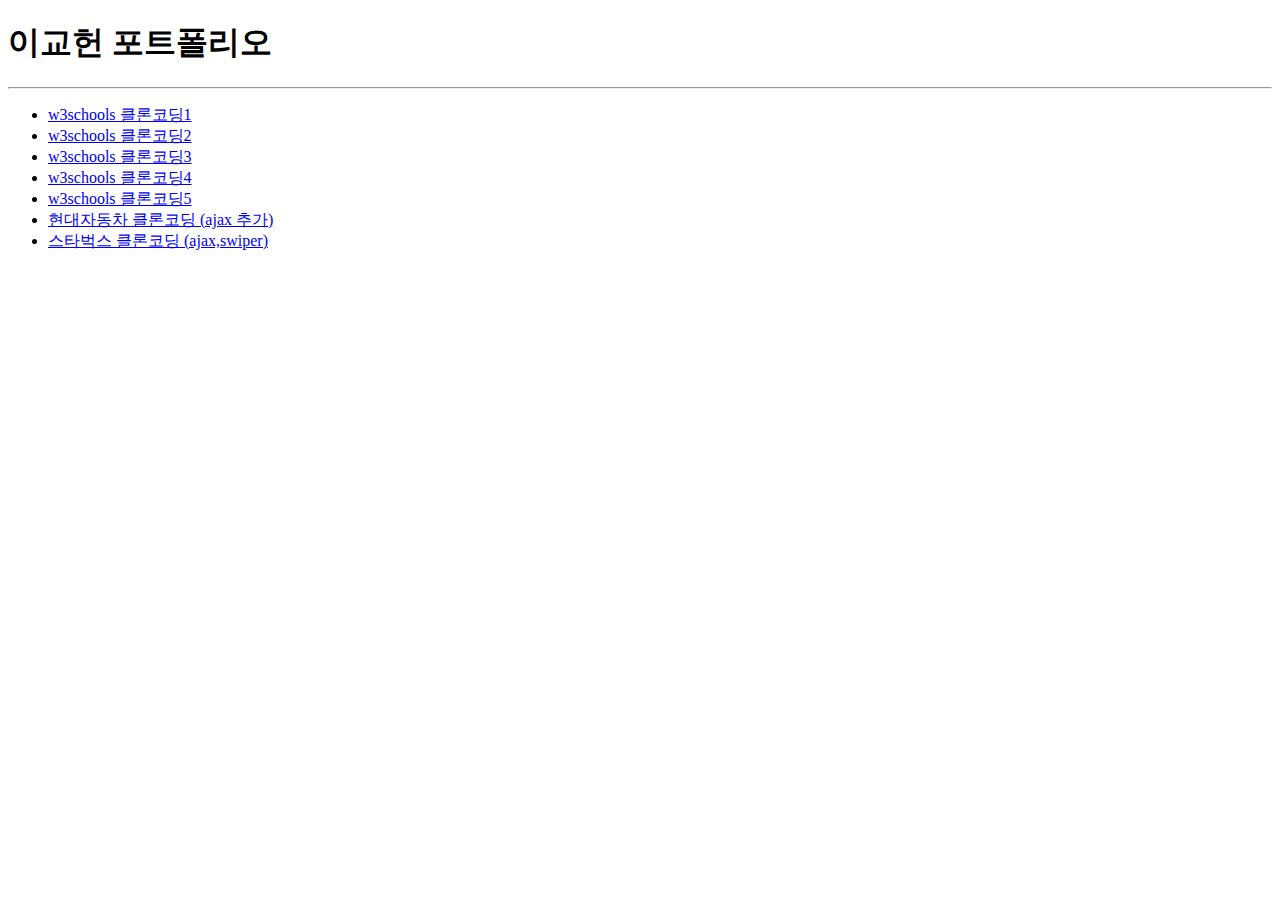
<file: index.html>
<!DOCTYPE html>
<html lang="ko">
<head>
    <meta charset="UTF-8">
    <meta http-equiv="X-UA-Compatible" content="IE=edge">
    <meta name="viewport" content="width=device-width, initial-scale=1.0">
    <title>portfolio</title>
</head>
<body>
    <h1>이교헌 포트폴리오</h1>
    <hr>
    <ul>
        <li><a href="./w3schools_clone1/">w3schools 클론코딩1</a></li>
        <li><a href="./w3schools_clone2/">w3schools 클론코딩2</a></li>
        <li><a href="./w3schools_clone3/">w3schools 클론코딩3</a></li>
        <li><a href="./w3schools_clone4/">w3schools 클론코딩4</a></li>
        <li><a href="./w3schools_clone5/">w3schools 클론코딩5</a></li>
        <li><a href="./hyundai_motor_clone/">현대자동차 클론코딩 (ajax 추가)</a></li>
        <li><a href="./starbucks_clone/">스타벅스 클론코딩 (ajax,swiper)</a></li>
    </ul>
</body>
</html>
</file>
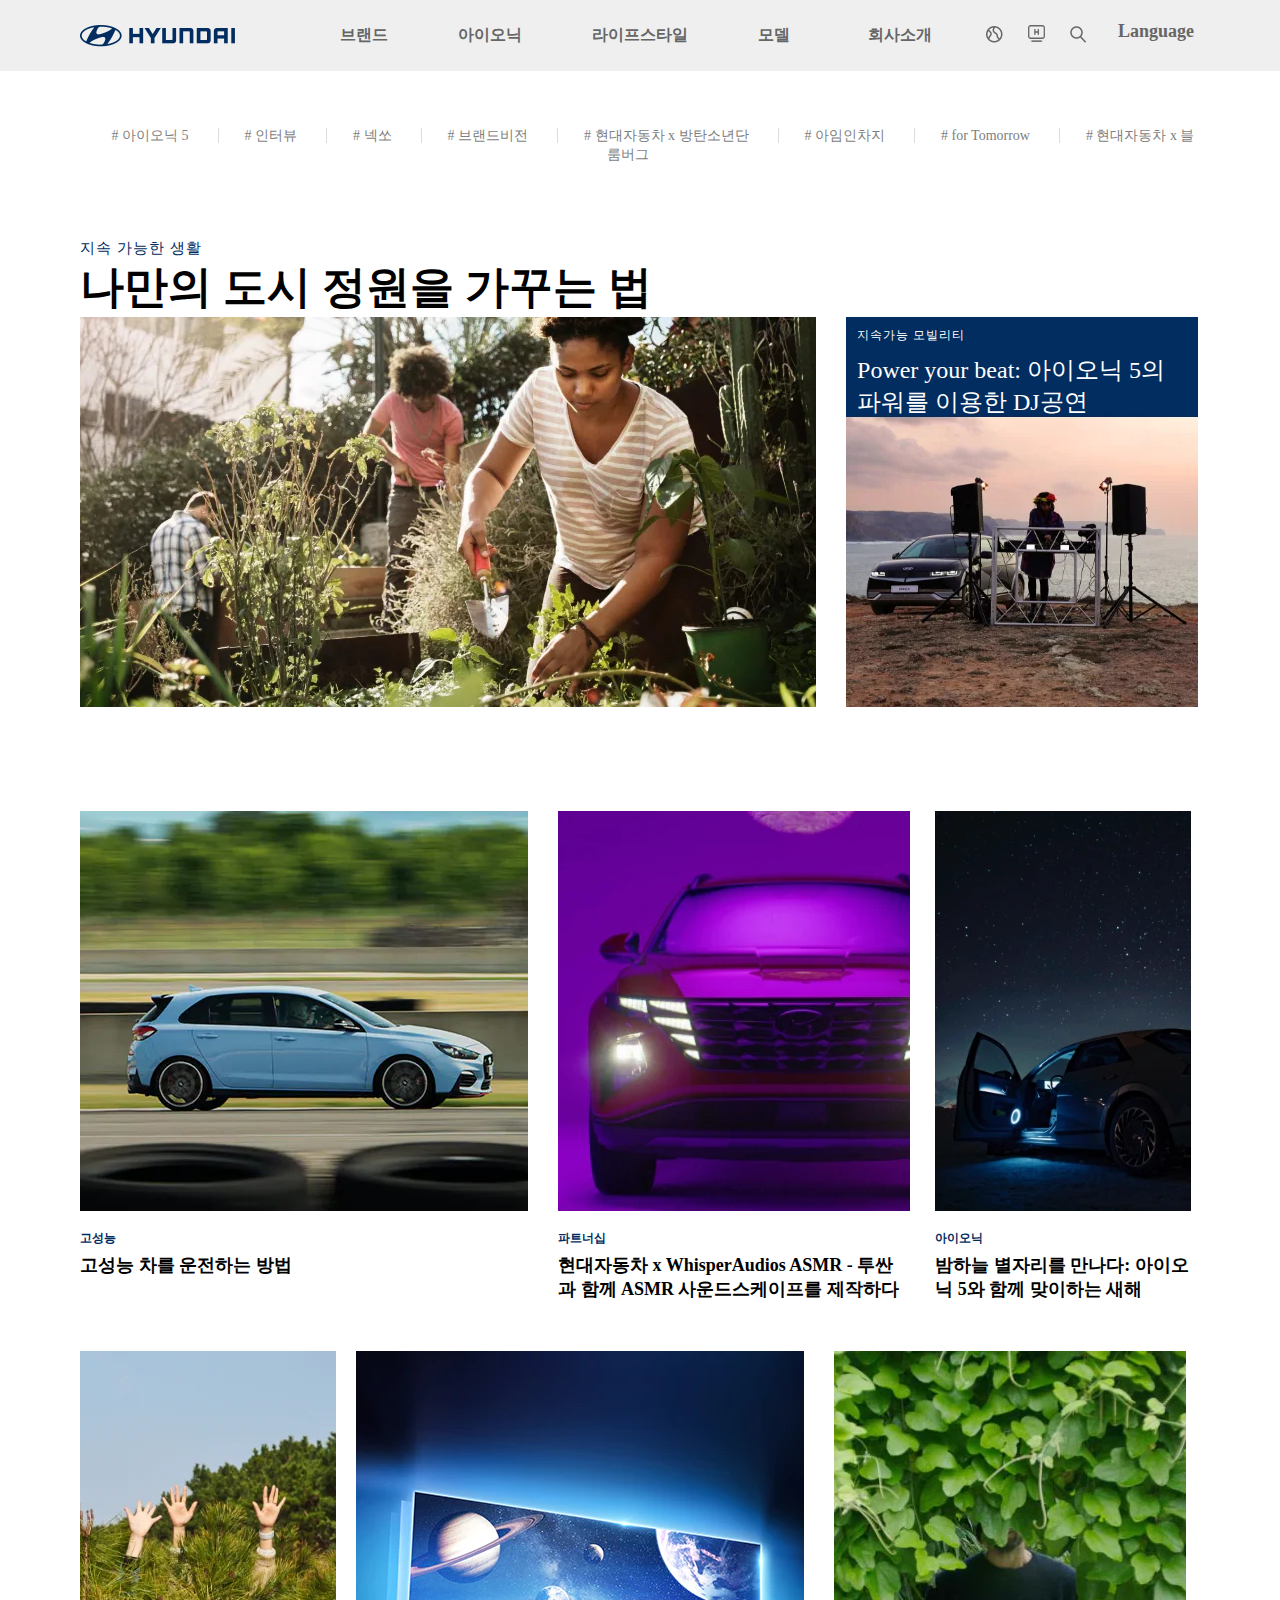
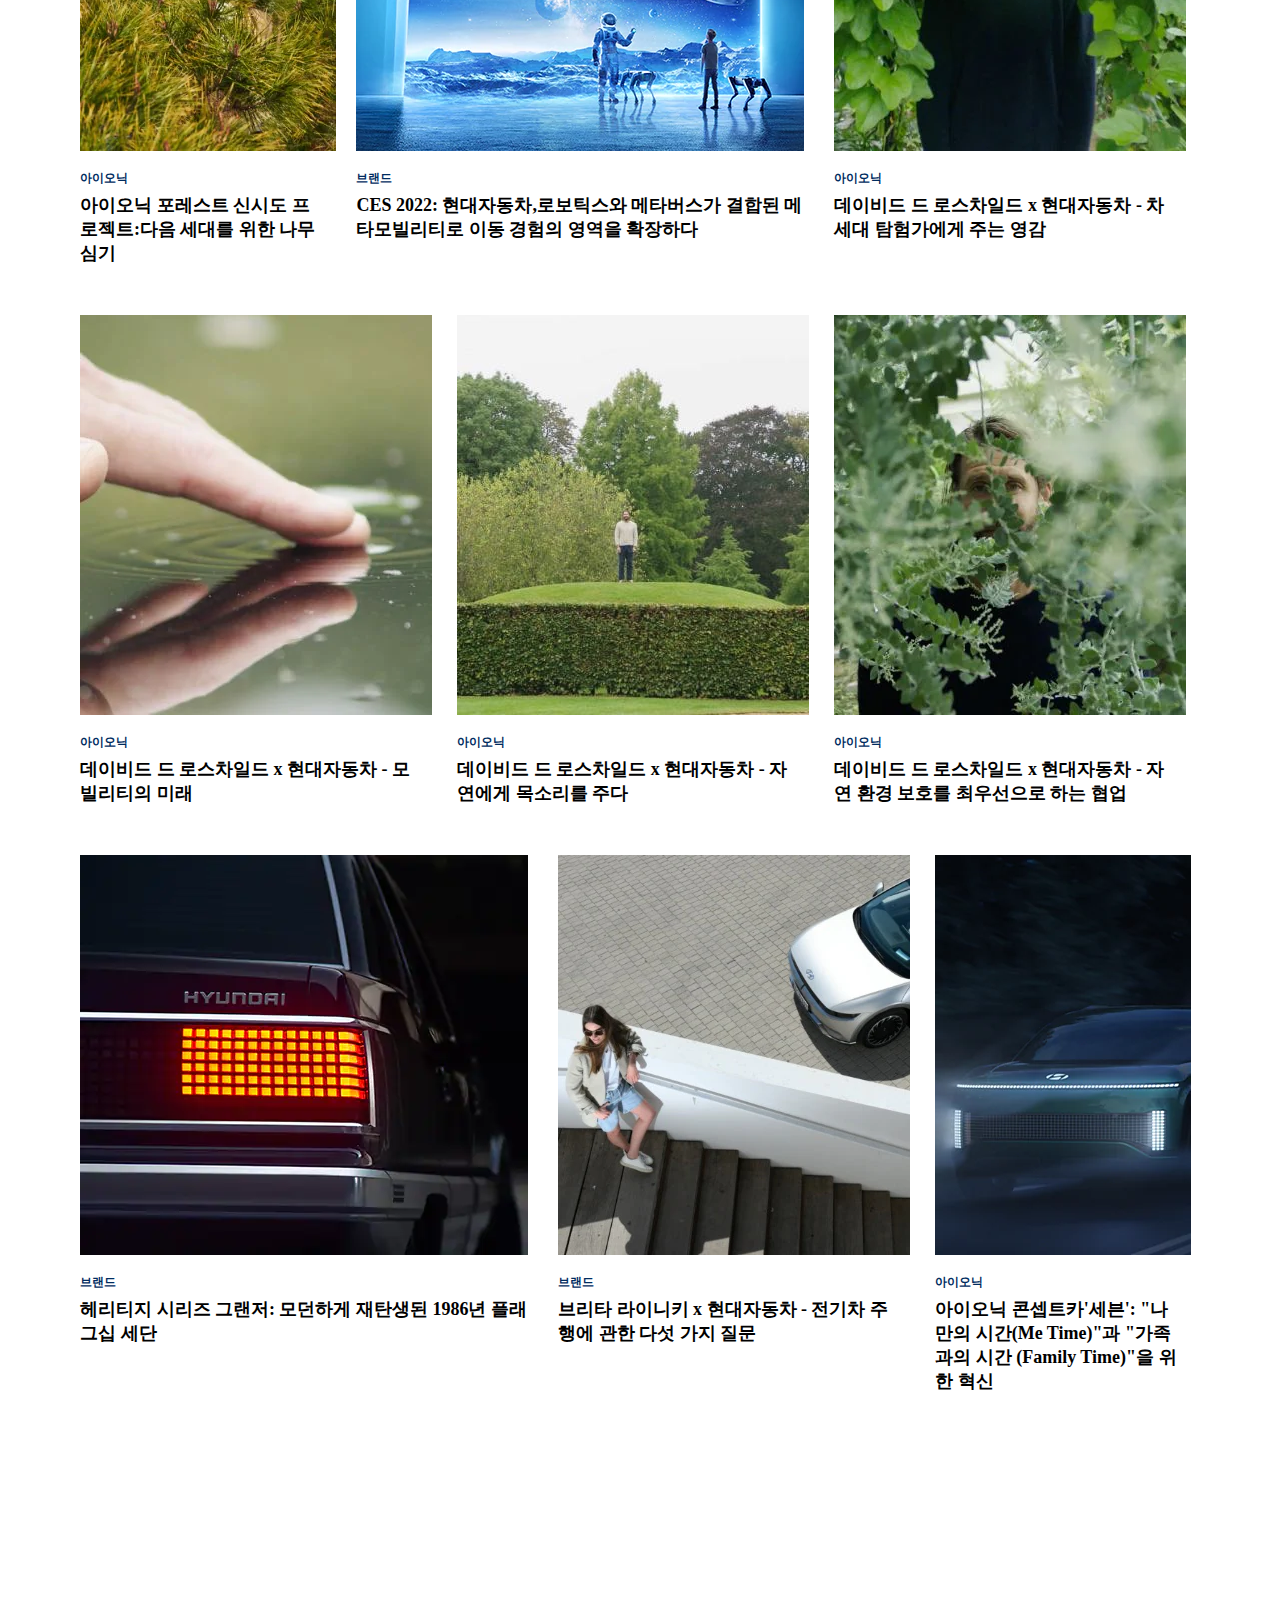
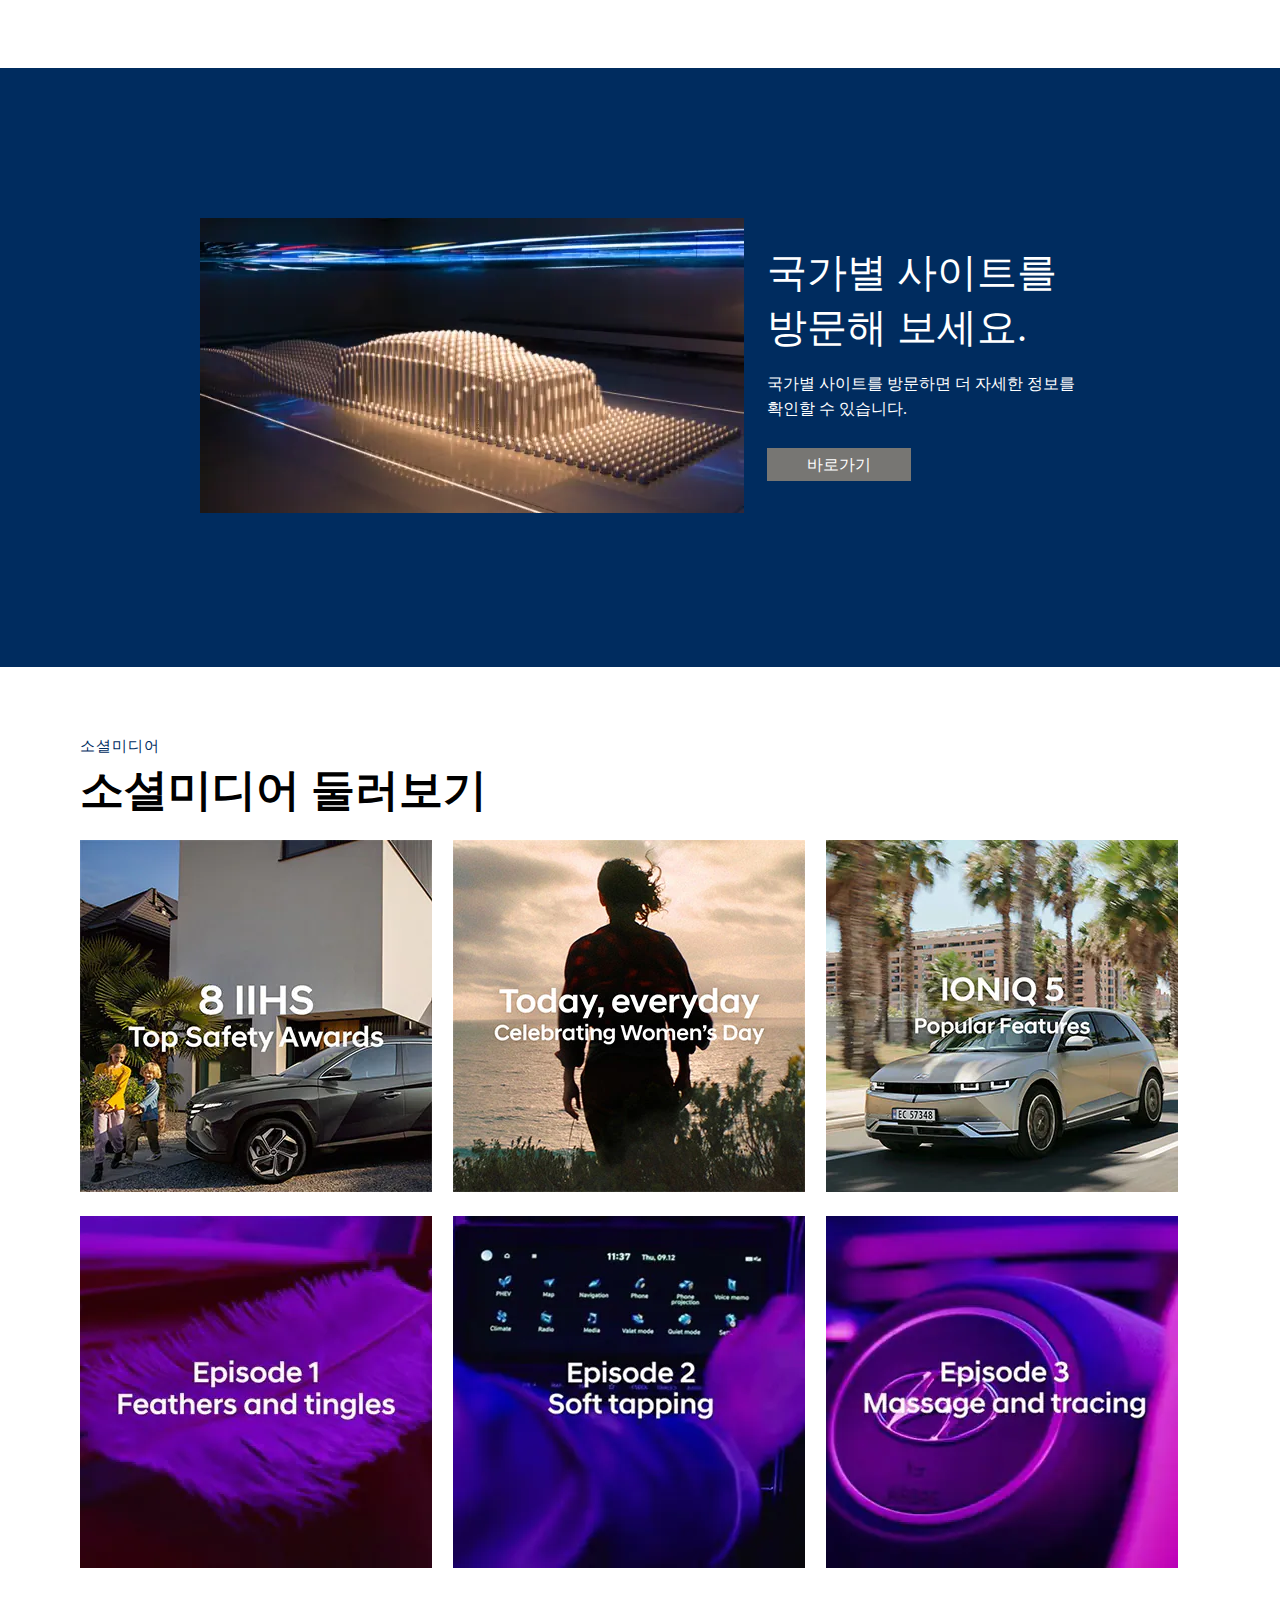
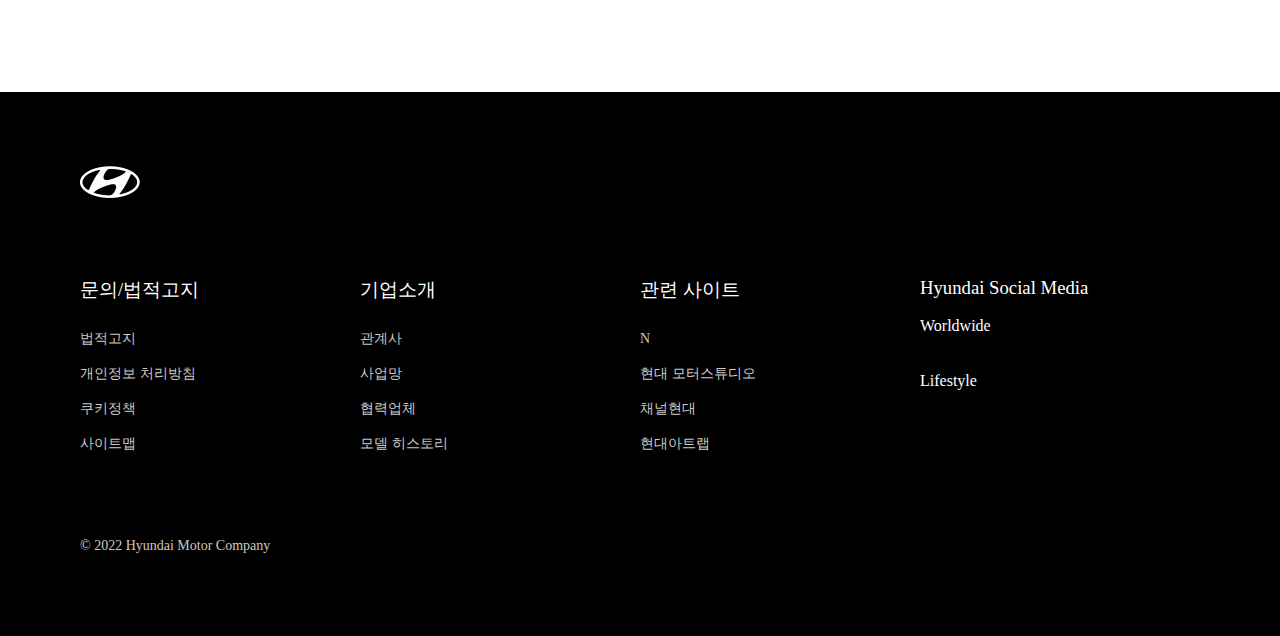
<file: hyundai motor clone/index.html>
<!DOCTYPE html>
<html lang="en">
<head>
    <meta charset="UTF-8">
    <meta http-equiv="X-UA-Compatible" content="IE=edge">
    <meta name="viewport" content="width=device-width, initial-scale=1.0">
    <link href="//db.onlinewebfonts.com/c/7da8964eb5bfb640a6462a63ffb9c7ba?family=Hyundai+Sans+Text+KR+Medium" rel="stylesheet" type="text/css"/>
    <link rel="stylesheet" href="css/index.css">
    <link rel="stylesheet" href="https://cdnjs.cloudflare.com/ajax/libs/font-awesome/6.1.1/css/all.min.css"
    integrity="sha512-KfkfwYDsLkIlwQp6LFnl8zNdLGxu9YAA1QvwINks4PhcElQSvqcyVLLD9aMhXd13uQjoXtEKNosOWaZqXgel0g=="
    crossorigin="anonymous" referrerpolicy="no-referrer" />
    <title>Document</title>

</head>
<body>
<div id="header" class="clearfix">
    <div id="header_top" class="clearfix">
        <div class="header_float">
            <img src="img/logo.webp">
        </div>
        <div class="header_float">
            <ul id="header1" class="clearfix">
                <li class="add"><a href="#">브랜드</a></li>
                <li class="add"><a href="#">아이오닉</a></li>
                <li class="add"><a href="#">라이프스타일</a></li>
                <li class="add"><a href="#">모델<i class="fa-solid fa-arrow-up-right-from-square"></i></a></li>
                <li id="company_btn"><a href="#">회사소개</a></li>
            </ul>
        </div>
        <div class="header_float">
            <ul id="header2" class="clearfix">
                <li><button><img src="img/btn_topmenu_language.png"></button></li>
                <li><a href="#"><img src="img/btn_topmenu_Channelh.webp"></a></li>
                <li id="search_btn"><button><img src="img/btn_topmenu_search.png"></button></li>
                <li>
                    <button id="language_btn"><h3>Language</h3><i></i></button>
                    <div id="language_btn1" class="on">
                        <div id="language">
                            <div>English</div>
                            <div>한국어</div>
                        </div>
                    </div>
                </li>
            </ul>
        </div>
    </div>
    <div id="hover1" class="clearfix on">
        <div id="hover1_1">
        <div id="hover1_2">
        <ul>
            <li><a href="#"><h2>기업이념</h2></a></li>
            <li><a href="#"><h2>지속가능성</h2></a></li>
            <li><a href="#"><h2>해외사업망</h2></a></li>
            <li><a href="#"><h2>IR정보</h2></a></li>
            <li><a href="#"><h2>뉴스<i class="fa-solid fa-arrow-up-right-from-square"></i></h2></a></li>
            <li><a href="#"><h2>문의하기<i class="fa-solid fa-arrow-up-right-from-square"></i></h2></a></li>
        </ul>
        </div>
        <img src="img/btn_search_close.webp" id="hover1_btn">
        </div>
    </div>
    <div id="hover2" class="on">
        <div id="hover2_1">
        <div id="hover2_2">
        <form>
            <div>
                <input type="text" id="input" placeholder="검색어를 입력해 주세요">
                <button><i class="fa-solid fa-magnifying-glass"></i></button>
            </div>
        </form>
        <div>
            <h2>추천 검색어</h2>
            <ul  class="clearfix">
                <li><a href="#">IONIQ 5</a></li>
                <li><a href="#">NEXO</a></li>
                <li><a href="#">Elantra</a></li>
                <li><a href="#">Kona</a></li>
                <li><a href="#">Sustainability</a></li>
                <li><a href="#">EV</a></li>
            </ul>
        </div>
    </div>
        <img src="img/btn_search_close.webp" id="hover2_btn">
    </div>
</div>
<div id="section">
    <div id="hgroup"class="clearfix">
        <a href="#"># 아이오닉 5</a>
        <a href="#"># 인터뷰</a>
        <a href="#"># 넥쏘</a>
        <a href="#"># 브랜드비전</a>
        <a href="#"># 현대자동차 x 방탄소년단</a>
        <a href="#"># 아임인차지</a>
        <a href="#"># for Tomorrow</a>
        <a href="#"># 현대자동차 x 블룸버그</a>
    </div>
    <div id="article">
        <h6>지속 가능한 생활</h6>
        <h1>나만의 도시 정원을 가꾸는 법</h1>
        <div id="article1"class="clearfix">
            <img src="" class="img_class">
            <div id="article1_1">
                <img src="" class="img_class clearfix">
                <div>
                    <h5>지속가능 모빌리티</h5>
                    <h2>Power your beat: 아이오닉 5의<br>파워를 이용한 DJ공연</h2>
                </div>
            </div>
        </div>
        <div id="article2"class="clearfix">
            <div id="article2_1" class="article22">
                <img src="" class="img_class">
                <h5>고성능</h5>
                <h3>고성능 차를 운전하는 방법</h3>
            </div>
            <div id="article2_2"class="article22">
                <div>
                <img src="" class="img_class">
                <h5>파트너십</h5>
                <h3>현대자동차 x WhisperAudios ASMR - 투싼과 함께 ASMR 사운드스케이프를 제작하다</h3>
                </div>
            </div>
            <div id="article2_3"class="article22">
                <div>
                <img src="" class="img_class">
                <h5>아이오닉</h5>
                <h3>밤하늘 별자리를 만나다: 아이오닉 5와 함께 맞이하는 새해</h3>
                </div>
            </div>            
        </div>
        <div id="article3"class="clearfix">
            <div id="article3_1" class="article33">
                <img src="" class="img_class">
                <h5>아이오닉</h5>
                <h3>아이오닉 포레스트 신시도 프로젝트:다음 세대를 위한 나무 심기</h3>
            </div>
            <div id="article3_2" class="article33">
                <img src="" class="img_class">
                <h5>브랜드</h5>
                <h3>CES 2022: 현대자동차,로보틱스와 메타버스가 결합된 메타모빌리티로 이동 경험의 영역을 확장하다</h3>
            </div>
            <div id="article3_3" class="article33">
                <img src="" class="img_class">
                <h5>아이오닉</h5>
                <h3>데이비드 드 로스차일드 x 현대자동차 - 차세대 탐험가에게 주는 영감</h3>
            </div>    
        </div>
        <div id="article4"class="clearfix">
            <div id="article4_1"class="article44">
                <img src="" class="img_class">
                <h5>아이오닉</h5>
                <h3>데이비드 드 로스차일드 x 현대자동차 - 모빌리티의 미래</h3>
            </div>
            <div id="article4_2"class="article44">
                <img src="" class="img_class">
                <h5>아이오닉</h5>
                <h3>데이비드 드 로스차일드 x 현대자동차 - 자연에게 목소리를 주다</h3>
            </div>
            <div id="article4_3"class="article44">
                <img src="" class="img_class">
                <h5>아이오닉</h5>
                <h3>데이비드 드 로스차일드 x 현대자동차 - 자연 환경 보호를 최우선으로 하는 협업</h3>
            </div>    
        </div>
        <div id="article5"class="clearfix">
            <div id="article5_1" class="article55">
                <img src="" class="img_class">
                <h5>브랜드</h5>
                <h3>헤리티지 시리즈 그랜저: 모던하게 재탄생된 1986년 플래그십 세단</h3>
            </div>
            <div id="article5_2" class="article55">
                <img src="" class="img_class">
                <h5>브랜드</h5>
                <h3>브리타 라이니키 x 현대자동차 - 전기차 주행에 관한 다섯 가지 질문</h3>
            </div>
            <div id="article5_3" class="article55">
                <img src="" class="img_class">
                <h5>아이오닉</h5>
                <h3>아이오닉 콘셉트카'세븐': "나만의 시간(Me Time)"과 "가족과의 시간 (Family Time)"을 위한 혁신</h3>
            </div>    
        </div>
    </div>
    <div id="article6"class="clearfix">
        <div id="article6_1">
        <div id="article6_2">
        <img src="img/main-hyundai-in-your-country-pc.webp">
        </div>
        <div id="article6_3">
            <h1>국가별 사이트를<br>방문해 보세요.</h1>
            <h3>국가별 사이트를 방문하면 더 자세한 정보를<br> 확인할 수 있습니다.</h3>
            <br>
            <span><a href="#">바로가기</a></span>
        </div>
        </div>
    </div>
        <div id="article7">
        <div id="article7_1">
            <h6>소셜미디어</h6>
        <h1>소셜미디어 둘러보기</h1>            
        </div>
    </div>
</div>
<div id="footer">
    <div id="footer_ul">
        <div id="footer_box">
            <img src="img/footer_logo_pc.webp">
        <div id="ul_box" class="clearfix">
        <ul class="footer_li">
            <li>
                <h3>문의/법적고지</h3>
            </li>
            <li><a href="#">법적고지</a></li>
            <li><a href="#">개인정보 처리방침</a></li>
            <li><a href="#">쿠키정책</a></li>
            <li><a href="#">사이트맵</a></li>
        </ul>
        <ul class="footer_li">
            <li>
                <h3>기업소개</h3>
            </li>
            <li><a href="#">관계사</a></li>
            <li><a href="#">사업망</a></li>
            <li><a href="#">협력업체<i class="fa-solid fa-arrow-up-right-from-square"></i></a></li>
            <li><a href="#">모델 히스토리</a></li>
        </ul>
        <ul class="footer_li">
            <li>
                <h3>관련 사이트</h3>
            </li>
            <li><a href="#">N<i class="fa-solid fa-arrow-up-right-from-square"></i></a></li>
            <li><a href="#">현대 모터스튜디오<i class="fa-solid fa-arrow-up-right-from-square"></i></a></li>
            <li><a href="#">채널현대<i class="fa-solid fa-arrow-up-right-from-square"></i></a></li>
            <li><a href="#">현대아트랩<i class="fa-solid fa-arrow-up-right-from-square"></i></a></li>
        </ul>
        <ul class="footer_li">
            <li>
                <h3>Hyundai Social Media</h3>
            </li>
            <li>Worldwide</li>
            <span>
                <a href="#"><i class="fa-brands fa-facebook"></i></a>
                <a href="#"><i class="fa-brands fa-instagram"></i></a>
                <a href="#"><i class="fa-brands fa-youtube"></i></a>
                <a href="#"><i class="fa-brands fa-twitter-square"></i></a>
            </span>
            <li>Lifestyle</li>
            <span><a href="#"><i class="fa-brands fa-instagram"></i></a></span>

        </ul>
        </div>
        <span id="copy">
        &copy; 2022 Hyundai Motor Company
        </span>
        </div>
    </div>
</div>
<script src="js/index.js"></script>
<script>
    (async (e)=> {
        let json = null
        try {
            json = await ajaxPromiseHelper('backend/social.json');
            json1 = await ajaxPromiseHelper('backend/content.json');
        }catch(e) {
            console.error(e);
            alert(e.msg);
            return;
        }
        const a = json.social;
        const b = json1.content;


        // 상단 ajax 이미지 데이터만 활용하기
        b.forEach((v,i)=> {
            console.log (v,i);            
            const imgClass = document.querySelectorAll('.img_class');
            imgClass[i].setAttribute('src',v.img_pc)
            })


        // //하단 ajax html 구조 생성 및 json 데이터 활용하기
        //모든 박스를 감싸는 박스만들기
        const div = document.createElement('div');
        div.id = 'article7_2';

        //6개의 사진중 3개를 감싸는 상단 박스 만들기S
        const div1 = document.createElement('div');
        div1.id = 'article7_3_1';
        div1.classList.add('article7_3');
        div1.classList.add('clearfix');
        div.appendChild(div1);

        //6개의 사진중 3개를 감싸는 하단 박스 만들기
        const div2 = document.createElement('div');
        div2.id = 'article7_3_2';
        div2.classList.add('article7_3');
        div2.classList.add('clearfix');
        div.appendChild(div2);

        a.forEach((v,i)=> {
            const div3 = document.createElement('div');
            div3.classList.add('article7_4');

            const img = document.createElement('img');
            img.setAttribute('src',v.img);
            div3.appendChild(img);

            const div4 = document.createElement('div');
            div4.classList.add('article7_5');
            div4.classList.add('on');
            div4.innerHTML = v.text;
            
            const icon = document.createElement('i');
            icon.innerHTML = '<i class="fa-brands fa-instagram"></i>';
            div4.appendChild(icon);

            div3.appendChild(div4);

            if (i > 2) {
                div2.appendChild(div3);
            }else {
                div1.appendChild(div3);
            }

           div3.addEventListener('mouseover',e=> {                    
                    div4.classList.remove('on');
                })
                div3.addEventListener('mouseout',e=> {                         
                    div4.classList.add('on');
                })
         

        });
        document.querySelector('#article7_1').appendChild(div);
    })();
</script>
</body>
</html>
</file>
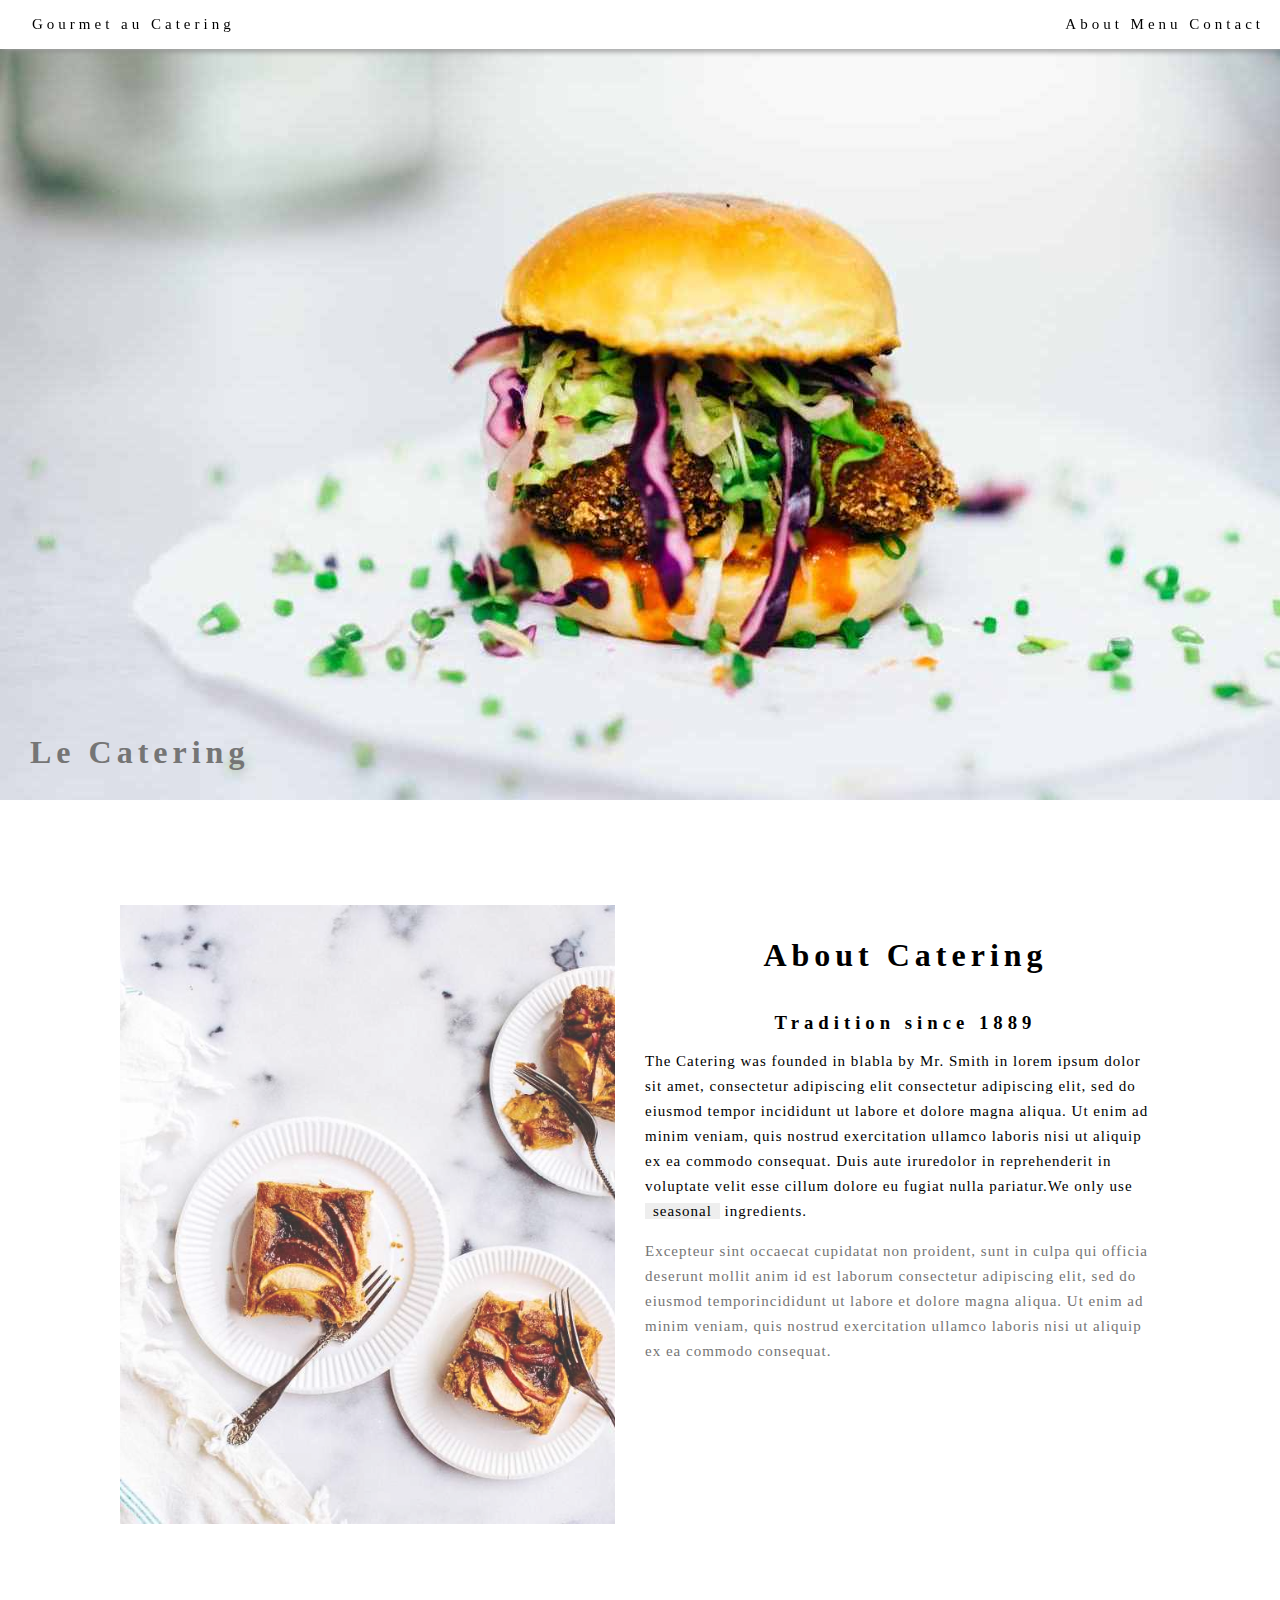
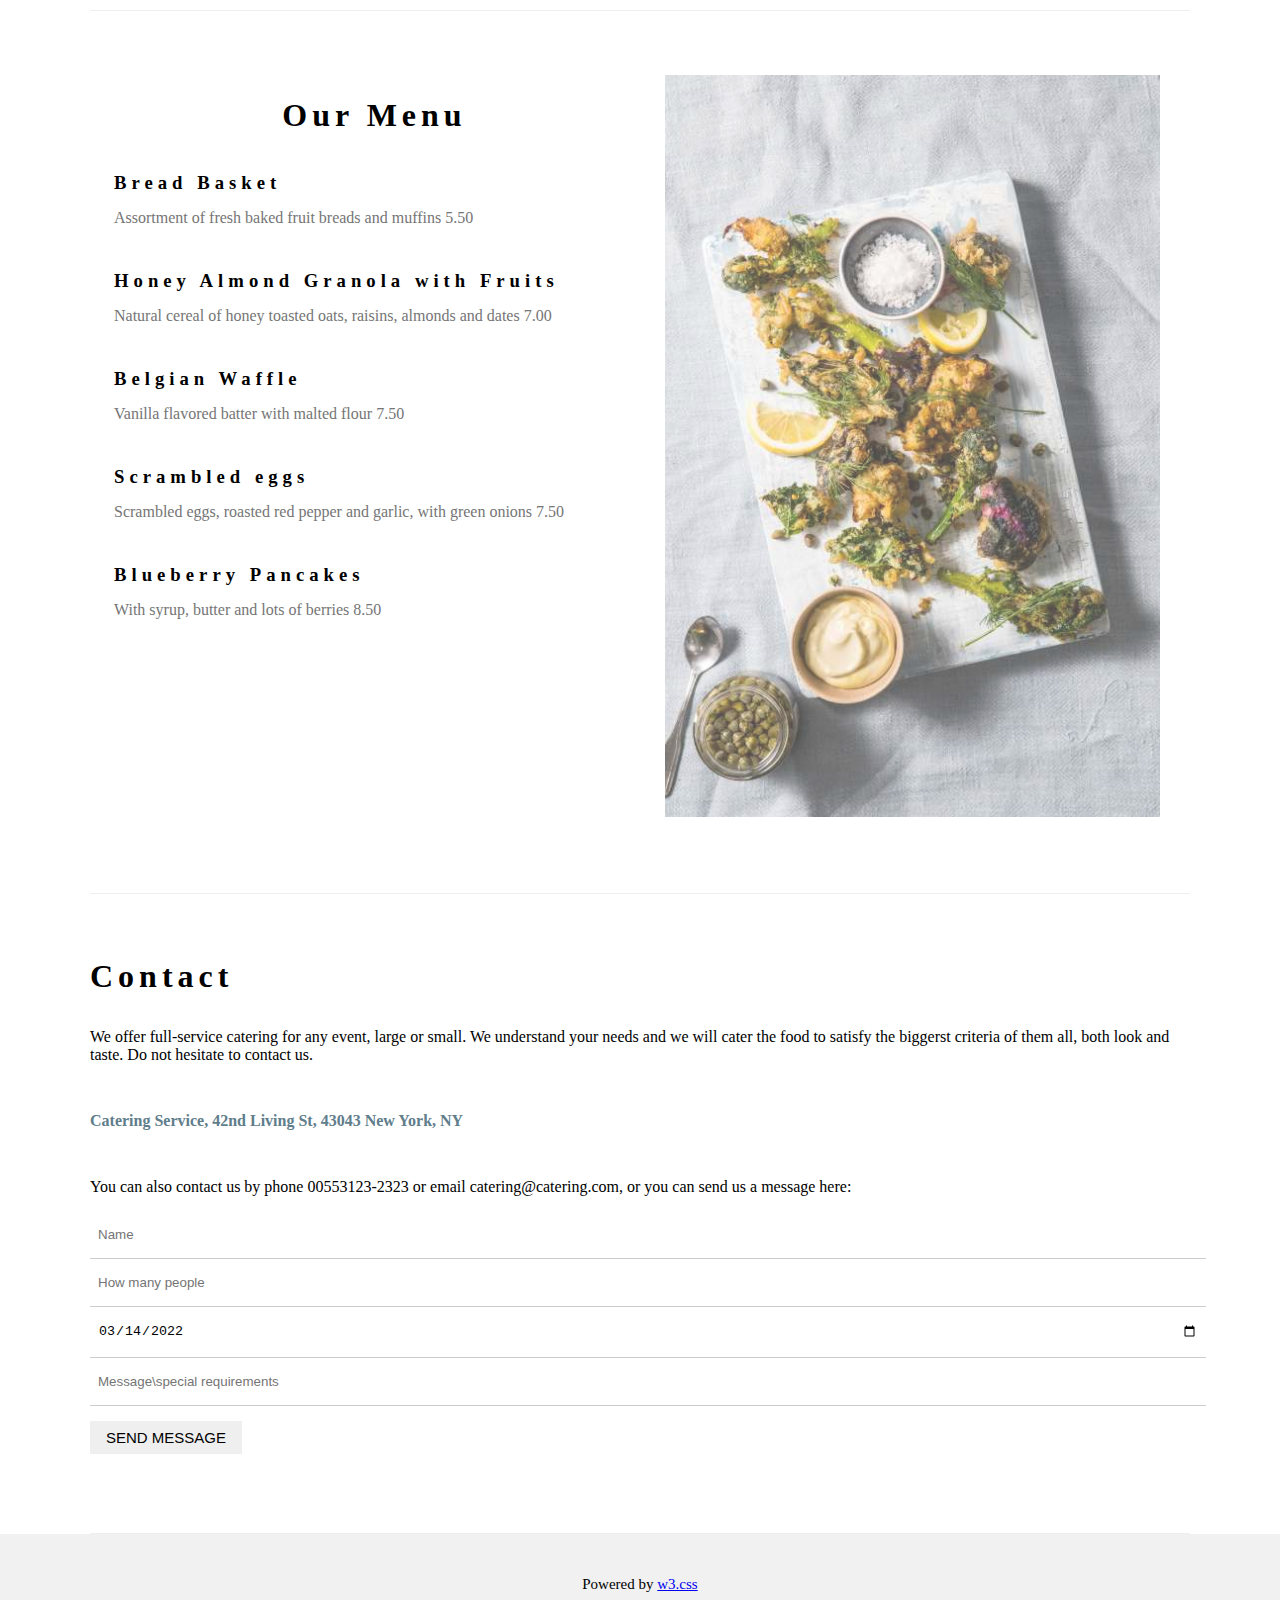
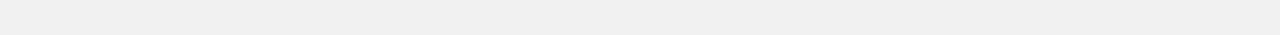
<file: w3schools clone1/index.html>
<!DOCTYPE html>
<html lang="ko">
  <head>
    <meta charset="UTF-8" />
    <meta http-equiv="X-UA-Compatible" content="IE=edge" />
    <meta name="viewport" content="width=device-width, initial-scale=1.0" />
    <title>demo</title>
    <link rel="stylesheet" type="text/css" href="css/index.css" />
    <link rel="preconnect" href="https://fonts.googleapis.com" />
    <link rel="preconnect" href="https://fonts.gstatic.com" crossorigin />
    <link
      href="https://fonts.googleapis.com/css2?family=Playfair+Display&display=swap"
      rel="stylesheet"
    />
  </head>
  <body>
    <div id="header">
      <div class="header1">
        <a href="#header">Gourmet au Catering</a>
      </div>
      <div class="header2">
        <a href="#content2">About</a>
        <a href="#content3">Menu</a>
        <a href="#content4">Contact</a>
      </div>
    </div>
    <div id="content">
      <div class="content1">
        <img src="img/hamburger.jpg" alt="content1_img" />
        <div class="content1_txt"><h1>Le Catering</h1></div>
      </div>
      <div class="active">
      <div id="content2">
        <img src="img/tablesetting2.jpg" alt="about_img" />
        <div class="content2_txt">
          <h1>About Catering</h1>
          <br>
          <h3>Tradition since 1889</h3>
          <p>
            The Catering was founded in blabla by Mr. Smith in lorem ipsum dolor
            sit amet, consectetur adipiscing elit consectetur adipiscing elit,
            sed do eiusmod tempor incididunt ut labore et dolore magna aliqua.
            Ut enim ad minim veniam, quis nostrud exercitation ullamco laboris
            nisi ut aliquip ex ea commodo consequat. Duis aute iruredolor in
            reprehenderit in voluptate velit esse cillum dolore eu fugiat nulla
            pariatur.We only use <span>seasonal</span> ingredients.
          </p>
          <p>
            Excepteur sint occaecat cupidatat non proident, sunt in culpa qui
            officia deserunt mollit anim id est laborum consectetur adipiscing
            elit, sed do eiusmod temporincididunt ut labore et dolore magna
            aliqua. Ut enim ad minim veniam, quis nostrud exercitation ullamco
            laboris nisi ut aliquip ex ea commodo consequat.
          </p>
        </div>
      </div>
      <div id="content3">
          <img src="img/tablesetting.jpg" alt="menu_img">
          <div class="content3_txt">
              <h1>Our Menu</h1>
              <br>
              <h3>Bread Basket</h3>
              <p>Assortment of fresh baked fruit breads and muffins 5.50</p>
              <br>
              <h3>Honey Almond Granola with Fruits</h3>
              <p>Natural cereal of honey toasted oats, raisins, almonds and dates 7.00</p>
              <br>
              <h3>Belgian Waffle</h3>
              <p>Vanilla flavored batter with malted flour 7.50</p>
              <br>
              <h3>Scrambled eggs</h3>
              <p>Scrambled eggs, roasted red pepper and garlic, with green onions 7.50</p>
              <br>
              <h3>Blueberry Pancakes</h3>
              <p>With syrup, butter and lots of berries 8.50</p>
          </div>
      </div>
      <div id="content4">
          <h1>Contact</h1>
          <br>
          <p>We offer full-service catering for any event, large or small. We understand your needs and we will cater the food to satisfy the biggerst criteria of them all, both look and taste. Do not hesitate to contact us.</p>
          <br>
          <p><b>Catering Service, 42nd Living St, 43043 New York, NY</b></p>
          <br>
          <p>You can also contact us by phone 00553123-2323 or email catering@catering.com, or you can send us a message here:</p>
        <form>
            <input type="text" placeholder="Name">
            <input type="number" placeholder="How many people" step="1">
            <input type="date" value="2022-03-14">
            <input type="text" placeholder="Message\special requirements">
            <p><button>SEND MESSAGE</button></p>
        </form>
      </div>
    </div>
    </div>
    <div id="footer">
      <p>
        Powered by
        <a href="https://www.w3schools.com/css/default.asp">w3.css</a>
      </p>
    </div>
  </body>
</html>
</file>
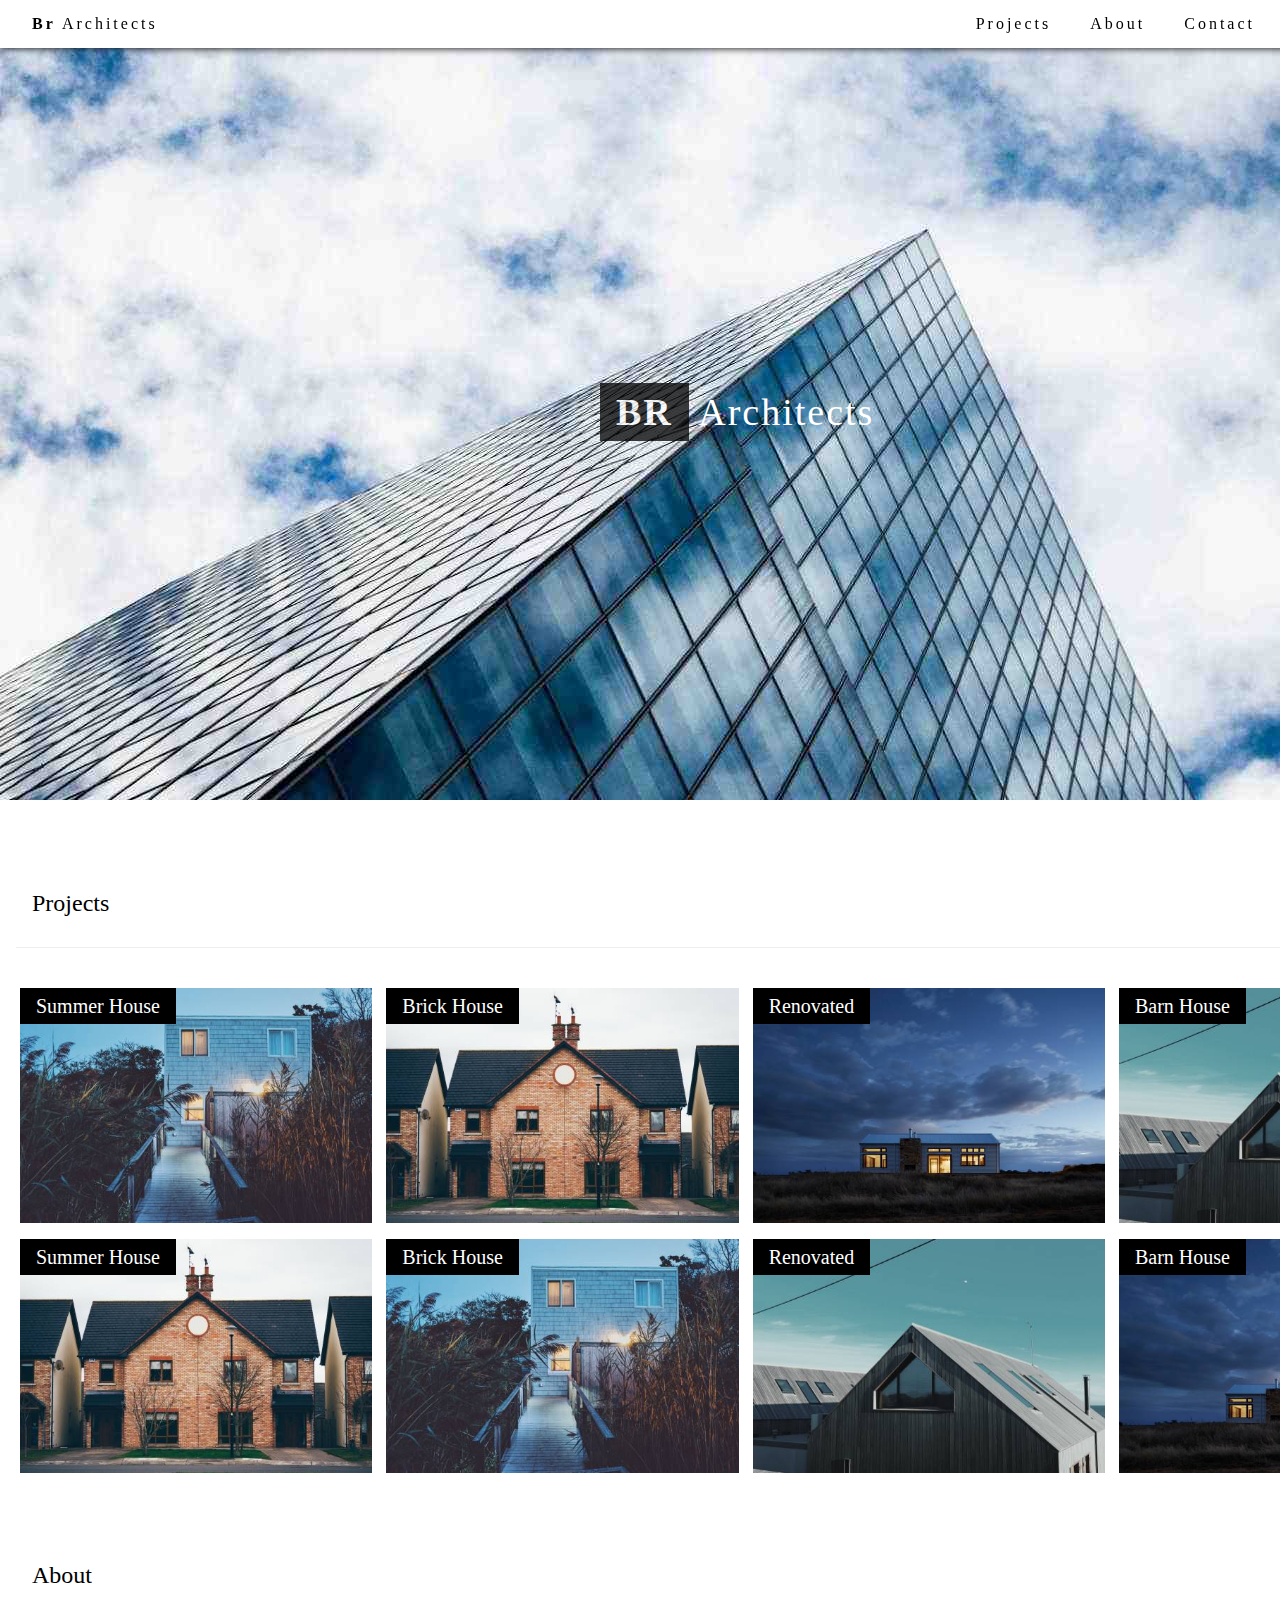
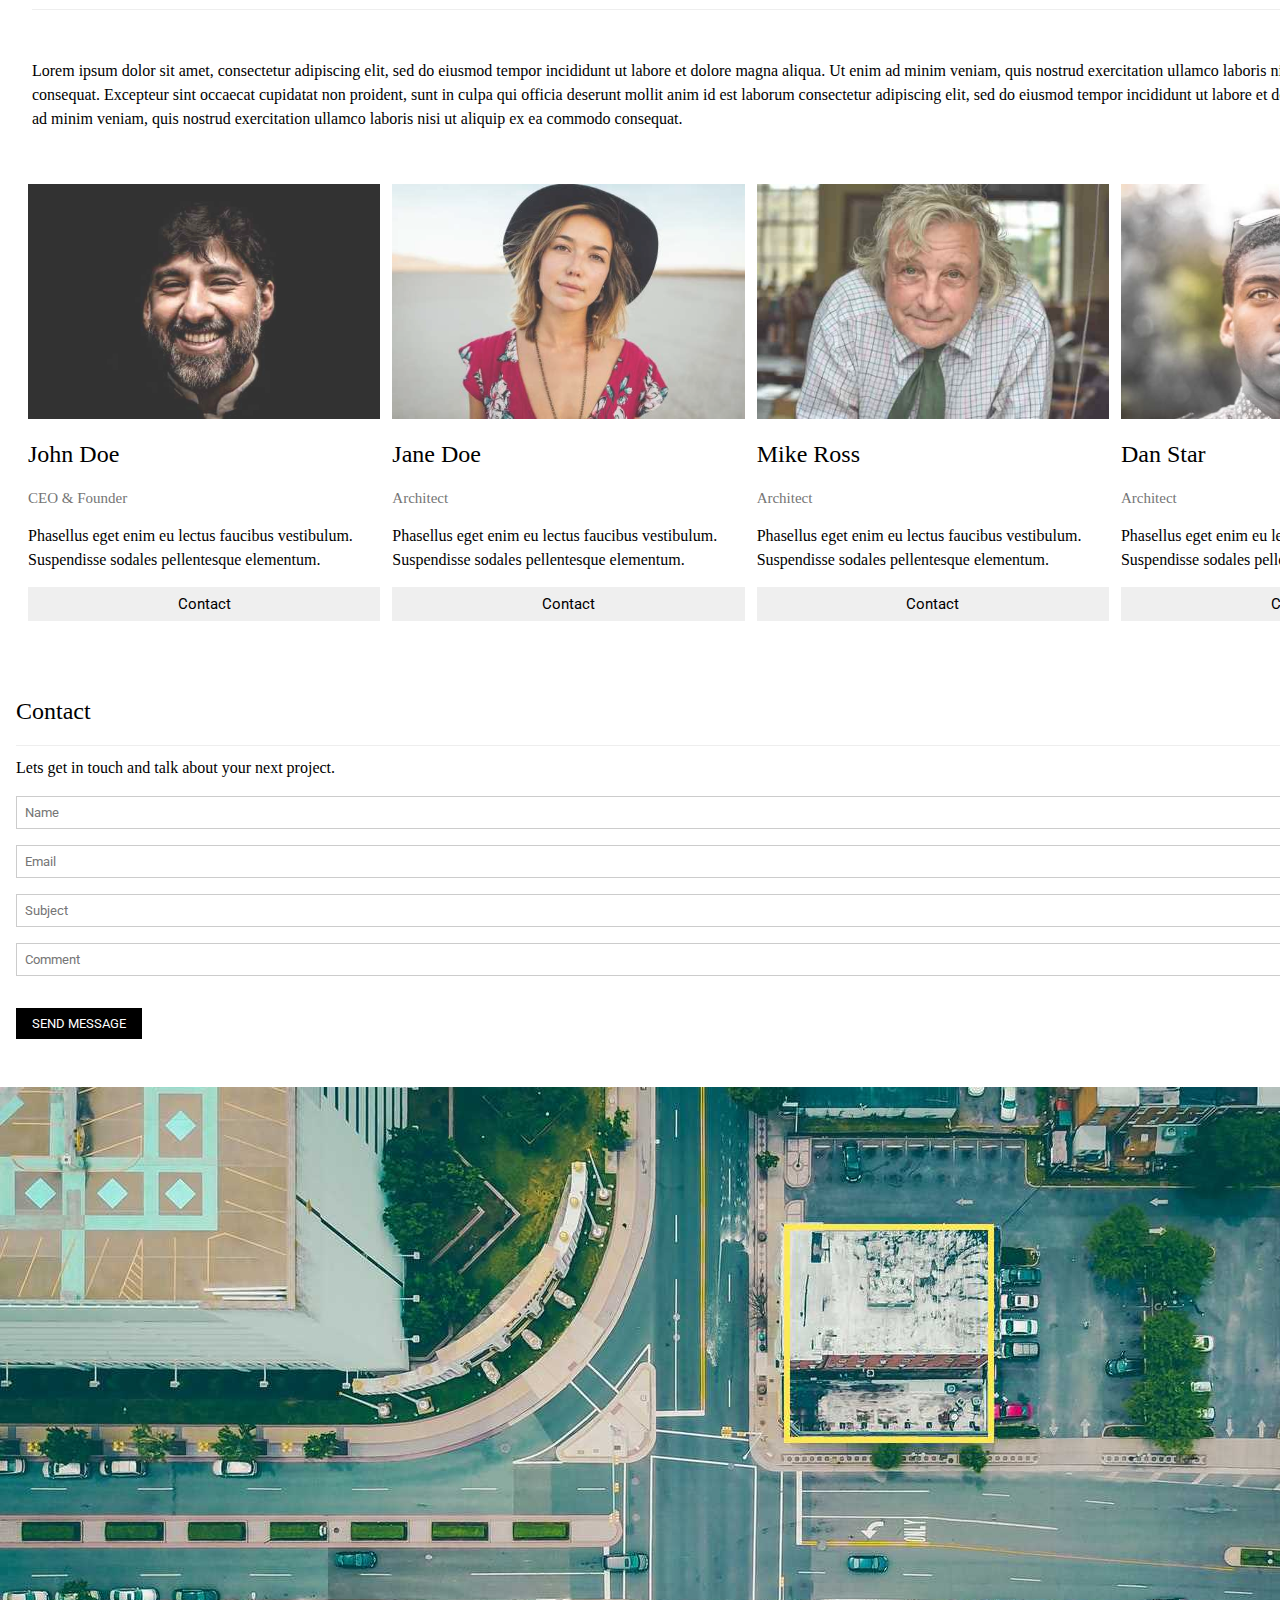
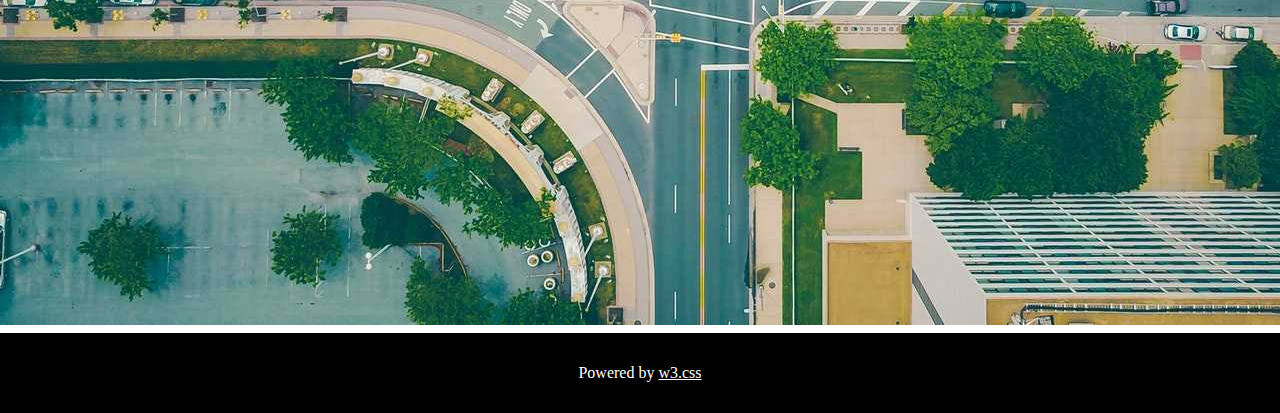
<file: w3schools clone2/index.html>
<!DOCTYPE html>
<html lang="ko">
  <head>
    <meta charset="UTF-8" />
    <meta http-equiv="X-UA-Compatible" content="IE=edge" />
    <meta name="viewport" content="width=device-width, initial-scale=1.0" />
    <title>demo5</title>
    <link rel="stylesheet" type="text/css" href="css/index.css" />
    <link rel="stylesheet" type="text/css" href="css/reset.css" />
    <link rel="preconnect" href="https://fonts.googleapis.com" />
    <link rel="preconnect" href="https://fonts.gstatic.com" crossorigin />
    <link
      href="https://fonts.googleapis.com/css2?family=Roboto&display=swap"
      rel="stylesheet"
    />
  </head>
  <body>
    <div id="container">
      <div id="header">
        <div class="logo">
          <a><b>Br</b> Architects</a>
        </div>
        <div class="link">
          <a href="#projects">Projects</a>
          <a href="#about">About</a>
          <a href="#contact">Contact</a>
        </div>
      </div>
      <div id="section">
        <div class="content1">
          <img src="img/architect.jpg" alt="상단" />
          <div class="content1_txt">
            <h1><span>BR</span> Architects</h1>
          </div>
        </div>
        <div id="projects">
          <h2>Projects</h2>
          <br />
          <div class="projects_img">
            <div>
              <img src="img/house5.jpg" />
              <div>Summer House</div>
            </div>
            <div>
              <img src="img/house2.jpg" />
              <div>Brick House</div>
            </div>
            <div>
              <img src="img/house3.jpg" />
              <div>Renovated</div>
            </div>
            <div>
              <img src="img/house4.jpg" />
              <div>Barn House</div>
            </div>
            <div>
              <img src="img/house2.jpg" />
              <div>Summer House</div>
            </div>
            <div>
              <img src="img/house5.jpg" />
              <div>Brick House</div>
            </div>
            <div>
              <img src="img/house4.jpg" />
              <div>Renovated</div>
            </div>
            <div>
              <img src="img/house3.jpg" />
              <div>Barn House</div>
            </div>
          </div>
        </div>
        <div id="about">
          <div class="about_txt">
            <h2>About</h2>
            <br />
            <p>
              Lorem ipsum dolor sit amet, consectetur adipiscing elit, sed do
              eiusmod tempor incididunt ut labore et dolore magna aliqua. Ut
              enim ad minim veniam, quis nostrud exercitation ullamco laboris
              nisi ut aliquip ex ea commodo consequat. Excepteur sint occaecat
              cupidatat non proident, sunt in culpa qui officia deserunt mollit
              anim id est laborum consectetur adipiscing elit, sed do eiusmod
              tempor incididunt ut labore et dolore magna aliqua. Ut enim ad
              minim veniam, quis nostrud exercitation ullamco laboris nisi ut
              aliquip ex ea commodo consequat.
            </p>
          </div>
          <div class="about_img">
            <div>
              <img src="img/team2.jpg" />
              <h2>John Doe</h2>
              <h3>CEO & Founder</h3>
              <p>
                Phasellus eget enim eu lectus faucibus vestibulum. Suspendisse
                sodales pellentesque elementum.
              </p>
              <button>Contact</button>
            </div>
            <div>
              <img src="img/team1.jpg" />
              <h2>Jane Doe</h2>
              <h3>Architect</h3>
              <p>
                Phasellus eget enim eu lectus faucibus vestibulum. Suspendisse
                sodales pellentesque elementum.
              </p>
              <button>Contact</button>
            </div>
            <div>
              <img src="img/team3.jpg" />
              <h2>Mike Ross</h2>
              <h3>Architect</h3>
              <p>
                Phasellus eget enim eu lectus faucibus vestibulum. Suspendisse
                sodales pellentesque elementum.
              </p>
              <button>Contact</button>
            </div>
            <div>
              <img src="img/team4.jpg" />
              <h2>Dan Star</h2>
              <h3>Architect</h3>
              <p>
                Phasellus eget enim eu lectus faucibus vestibulum. Suspendisse
                sodales pellentesque elementum.
              </p>
              <button>Contact</button>
            </div>
          </div>
        </div>
        <div id="contact">
          <h2>Contact</h2>

          <h3>Lets get in touch and talk about your next project.</h3>
          <form>
            <input type="text" placeholder="Name" />
            <input type="text" placeholder="Email" />
            <input type="text" placeholder="Subject" />
            <input type="text" placeholder="Comment" />
            <button>SEND MESSAGE</button>
          </form>
        </div>
        <div class="content1">
          <img src="img/map.jpg" />
        </div>
      </div>
      <div id="footer">
        <h3>
          Powered by
          <a href="https://www.w3schools.com/w3css/w3css_templates.asp"
            >w3.css</a
          >
        </h3>
      </div>
    </div>
  </body>
</html>
</file>
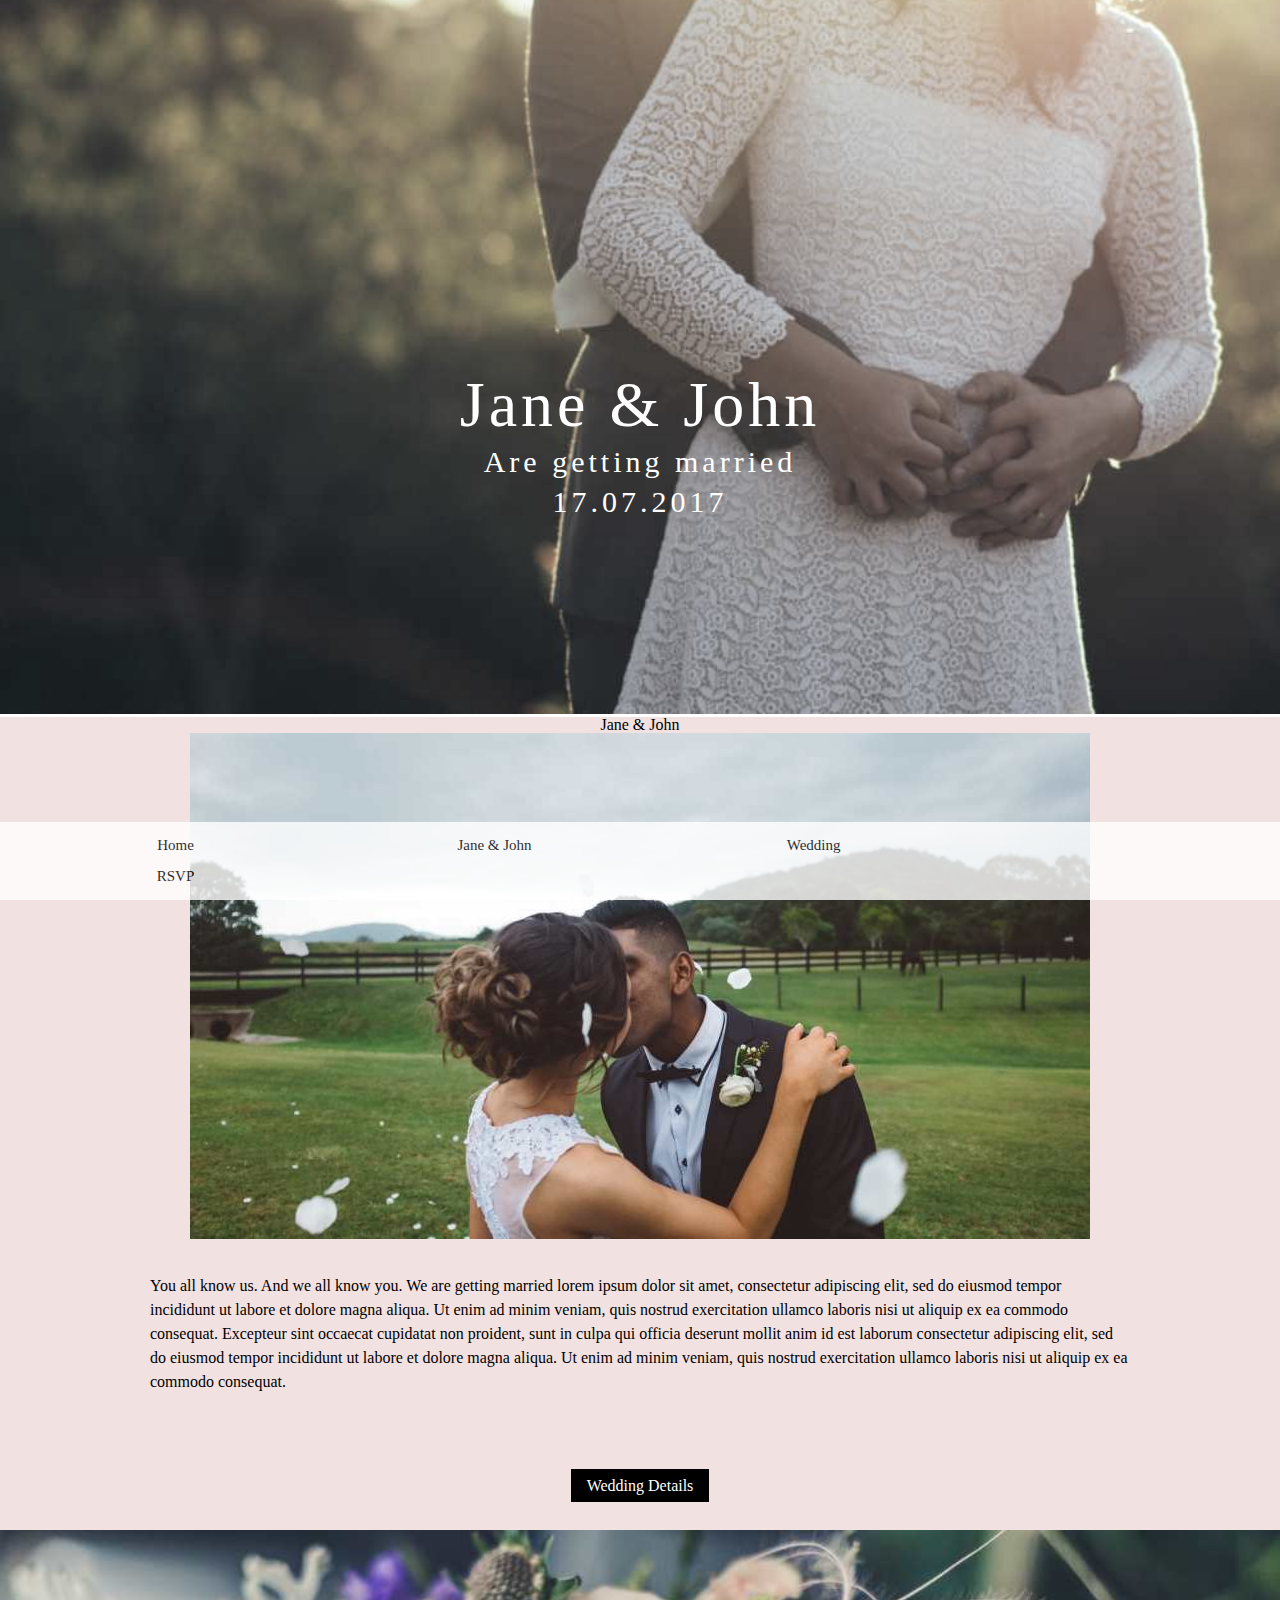
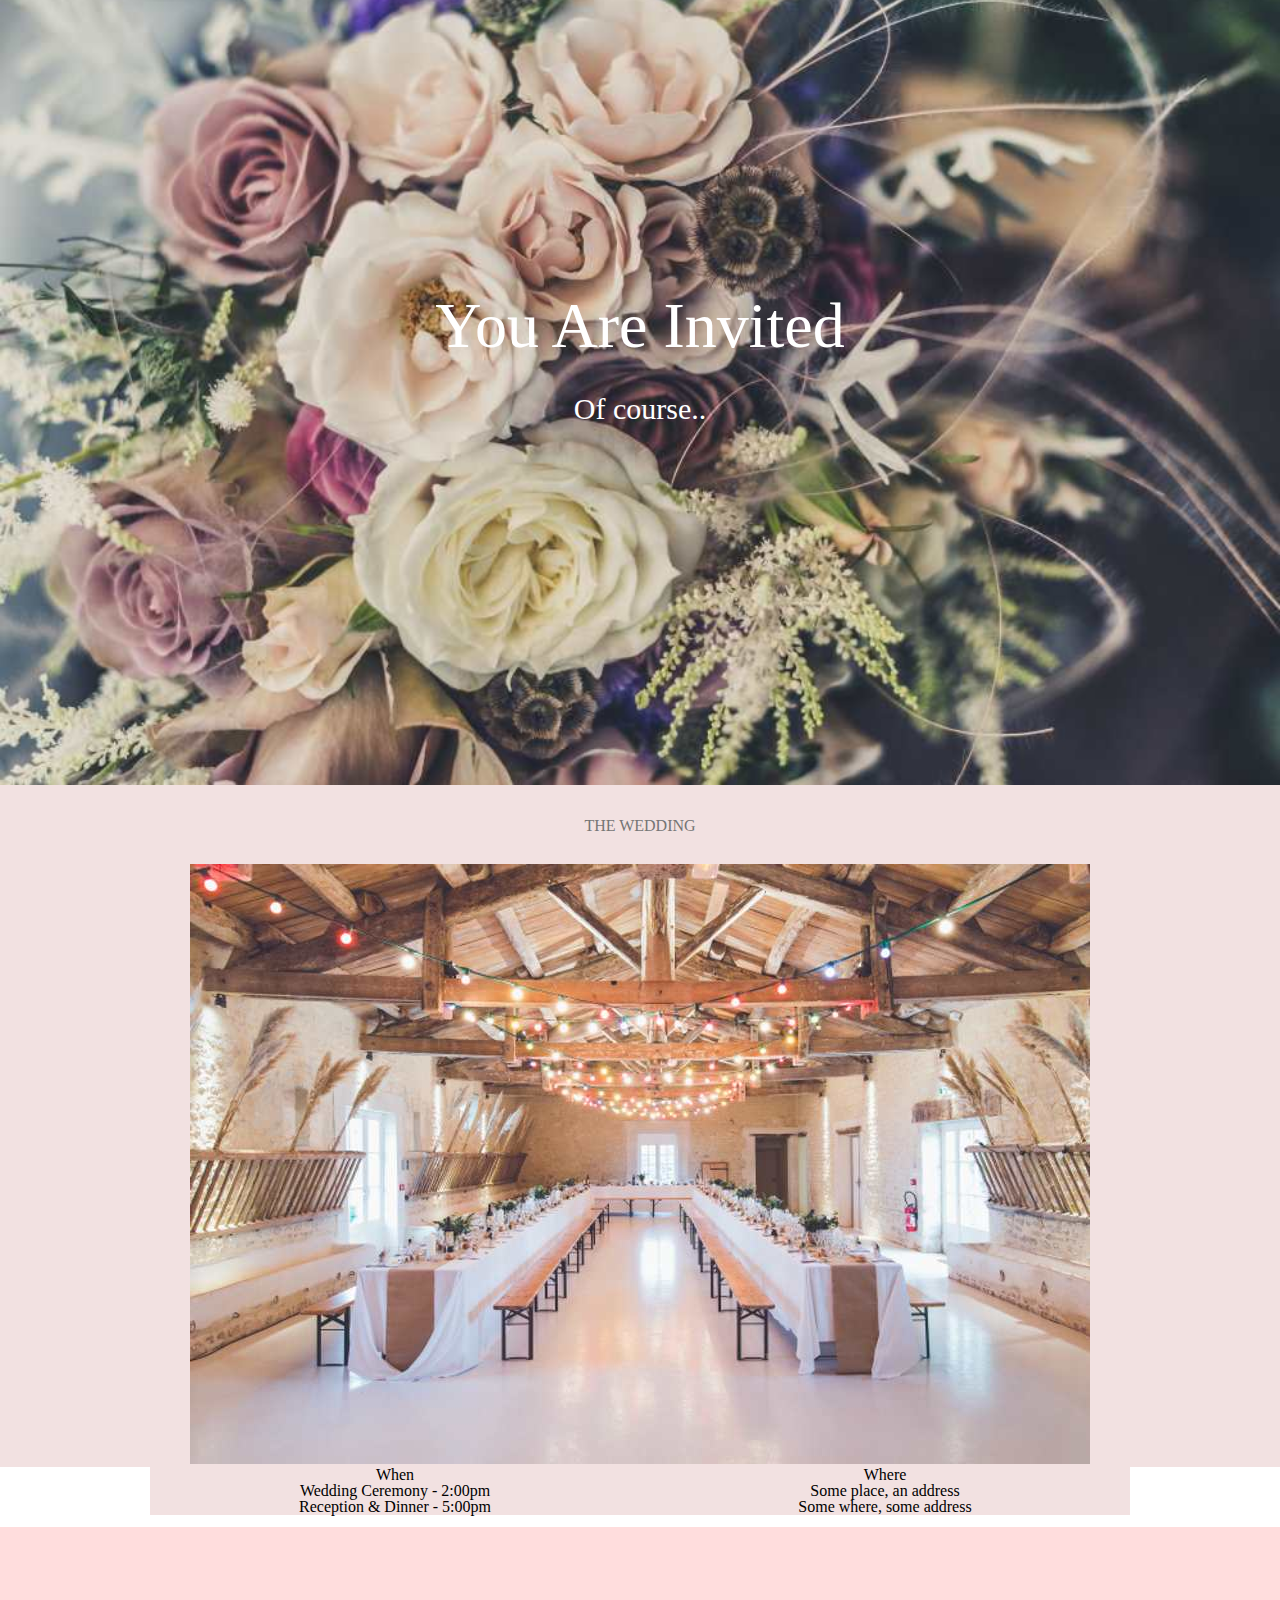
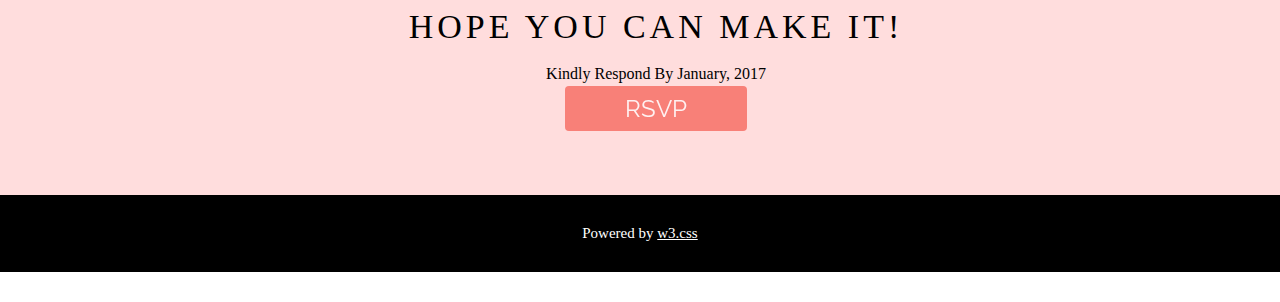
<file: w3schools clone4/index.html>
<!DOCTYPE html>
<html lang="ko">
  <head>
    <meta charset="UTF-8" />
    <meta http-equiv="X-UA-Compatible" content="IE=edge" />
    <meta name="viewport" content="width=device-width, initial-scale=1.0" />
    <title>Document</title>
    <link rel="stylesheet" href="css/index.css" />
    <link rel="stylesheet" href="css/reset.css" />
    <link rel="preconnect" href="https://fonts.googleapis.com" />
    <link rel="preconnect" href="https://fonts.gstatic.com" crossorigin />
    <link
      href="https://fonts.googleapis.com/css2?family=Raleway&display=swap"
      rel="stylesheet"
    />
  </head>
  <body>
    <div id="header">
      <img src="img/wedding_couple.jpg" />
      <div>
        <h1>Jane & John</h1>
        <h2>Are getting married</h2>
        <h2><b>17.07.2017</b></h2>
      </div>
    </div>
    <div id="fixed">
      <div>
        <a href="#">Home</a>
        <a href="#section">Jane & John</a>
        <a href="#wedding">Wedding</a>
        <a href="#rsvp">RSVP</a>
      </div>
    </div>
    <div id="section">
      <div class="section1">
        <h1>Jane & John</h1>
        <img src="img/wedding_couple2.jpg" />
        <p>
          <i>
            You all know us. And we all know you. We are getting married lorem
            ipsum dolor sit amet, consectetur adipiscing elit, sed do eiusmod
            tempor incididunt ut labore et dolore magna aliqua. Ut enim ad minim
            veniam, quis nostrud exercitation ullamco laboris nisi ut aliquip ex
            ea commodo consequat. Excepteur sint occaecat cupidatat non
            proident, sunt in culpa qui officia deserunt mollit anim id est
            laborum consectetur adipiscing elit, sed do eiusmod tempor
            incididunt ut labore et dolore magna aliqua. Ut enim ad minim
            veniam, quis nostrud exercitation ullamco laboris nisi ut aliquip ex
            ea commodo consequat.
        </i>
        </p>
        <br/>
        <p><a href="#">Wedding Details</a></p>
      </div>
      <div class="section2">
        <img src="img/flowers.jpg" />
        <div>
          <h1>You Are Invited</h1>
          <br />
          <h2>Of course..</h2>
        </div>
      </div>
      <div id="wedding">
        <div>
          <h1><b>THE WEDDING</b></h1>
          <img src="img/wedding_location.jpg" />
          <div class="clearfix">
            <div>
              <h2>When</h2>
              <p>Wedding Ceremony - 2:00pm</p>
              <p>Reception & Dinner - 5:00pm</p>
            </div>
            <div>
              <h2>Where</h2>
              <p>Some place, an address</p>
              <p>Some where, some address</p>
            </div>
          </div>
        </div>
      </div>
    </div>
    <div id="rsvp">
      <h1>HOPE YOU CAN MAKE IT!</h1>
      <p>Kindly Respond By January, 2017</p>
      <p><button>RSVP</button></p>
    </div>
    <div id="footer">
      <p>Powered by <a href="#">w3.css</a></p>
    </div>
  </body>
</html>
</file>
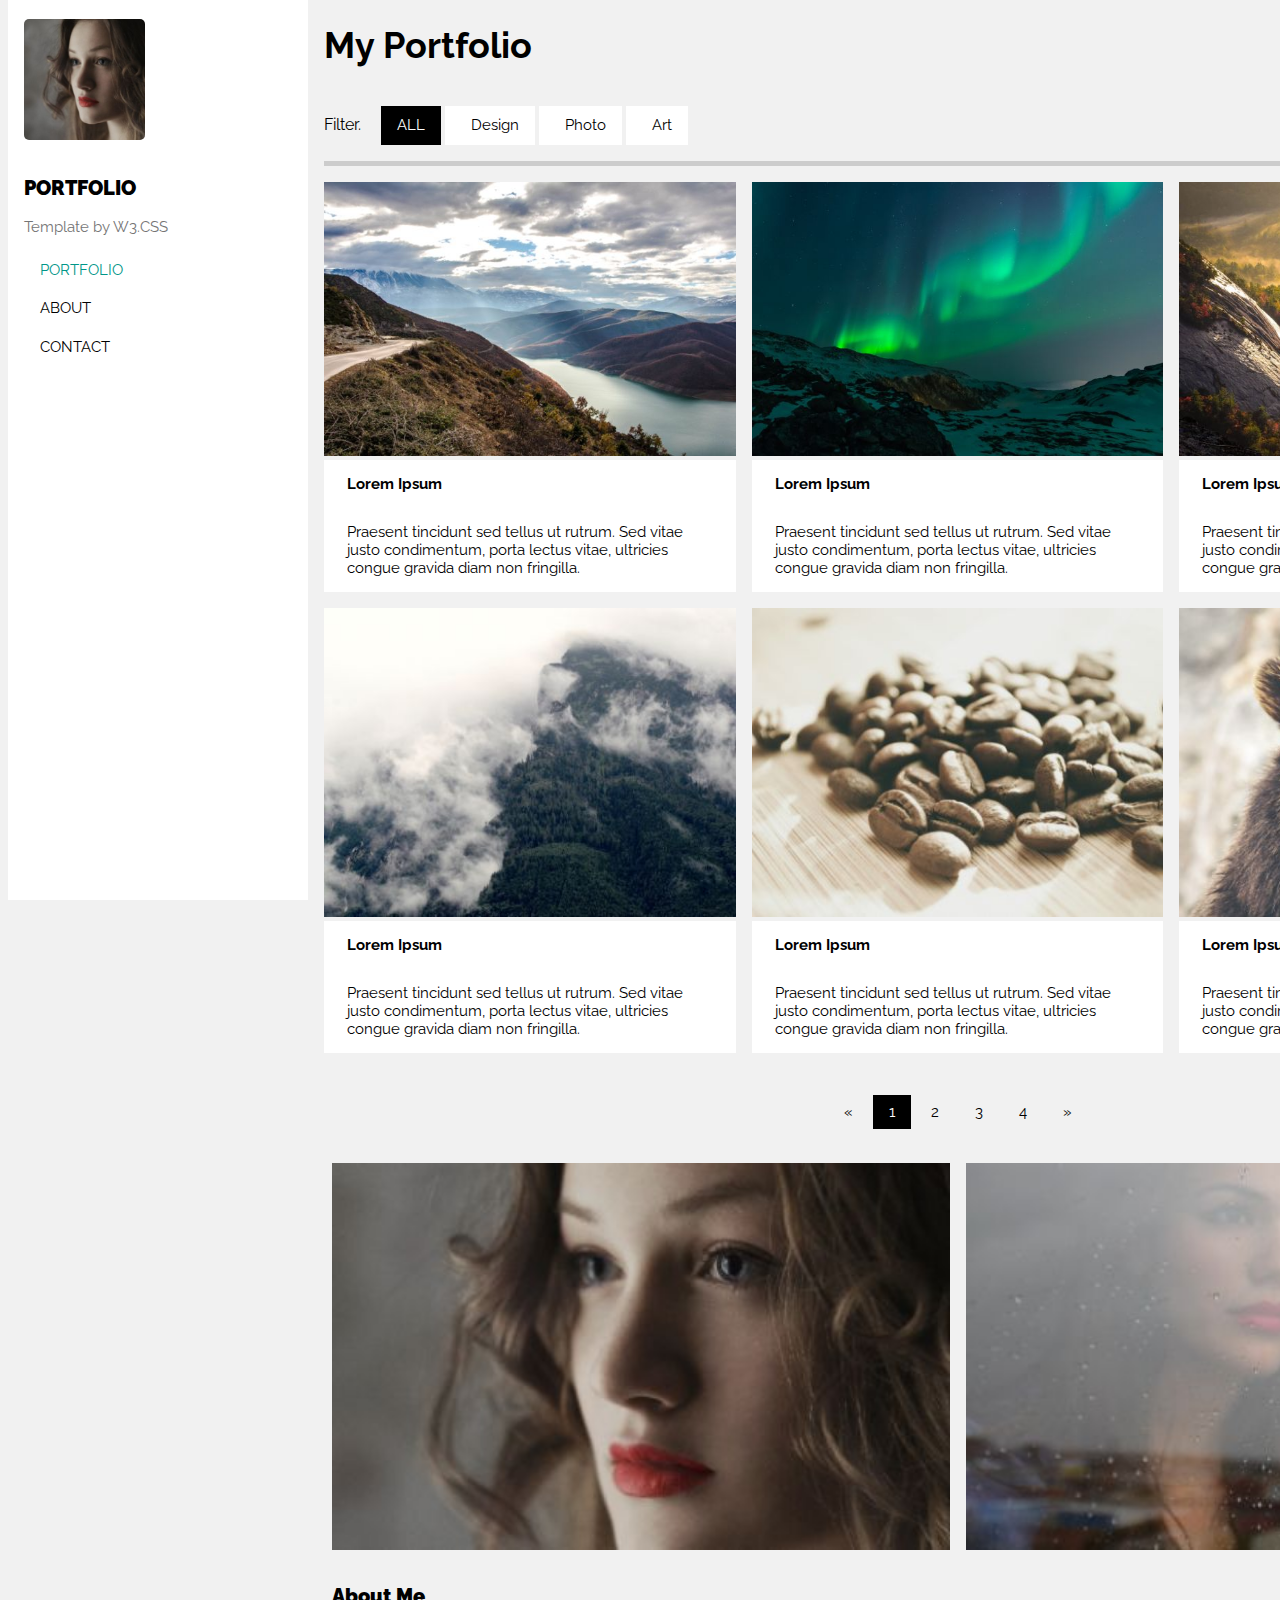
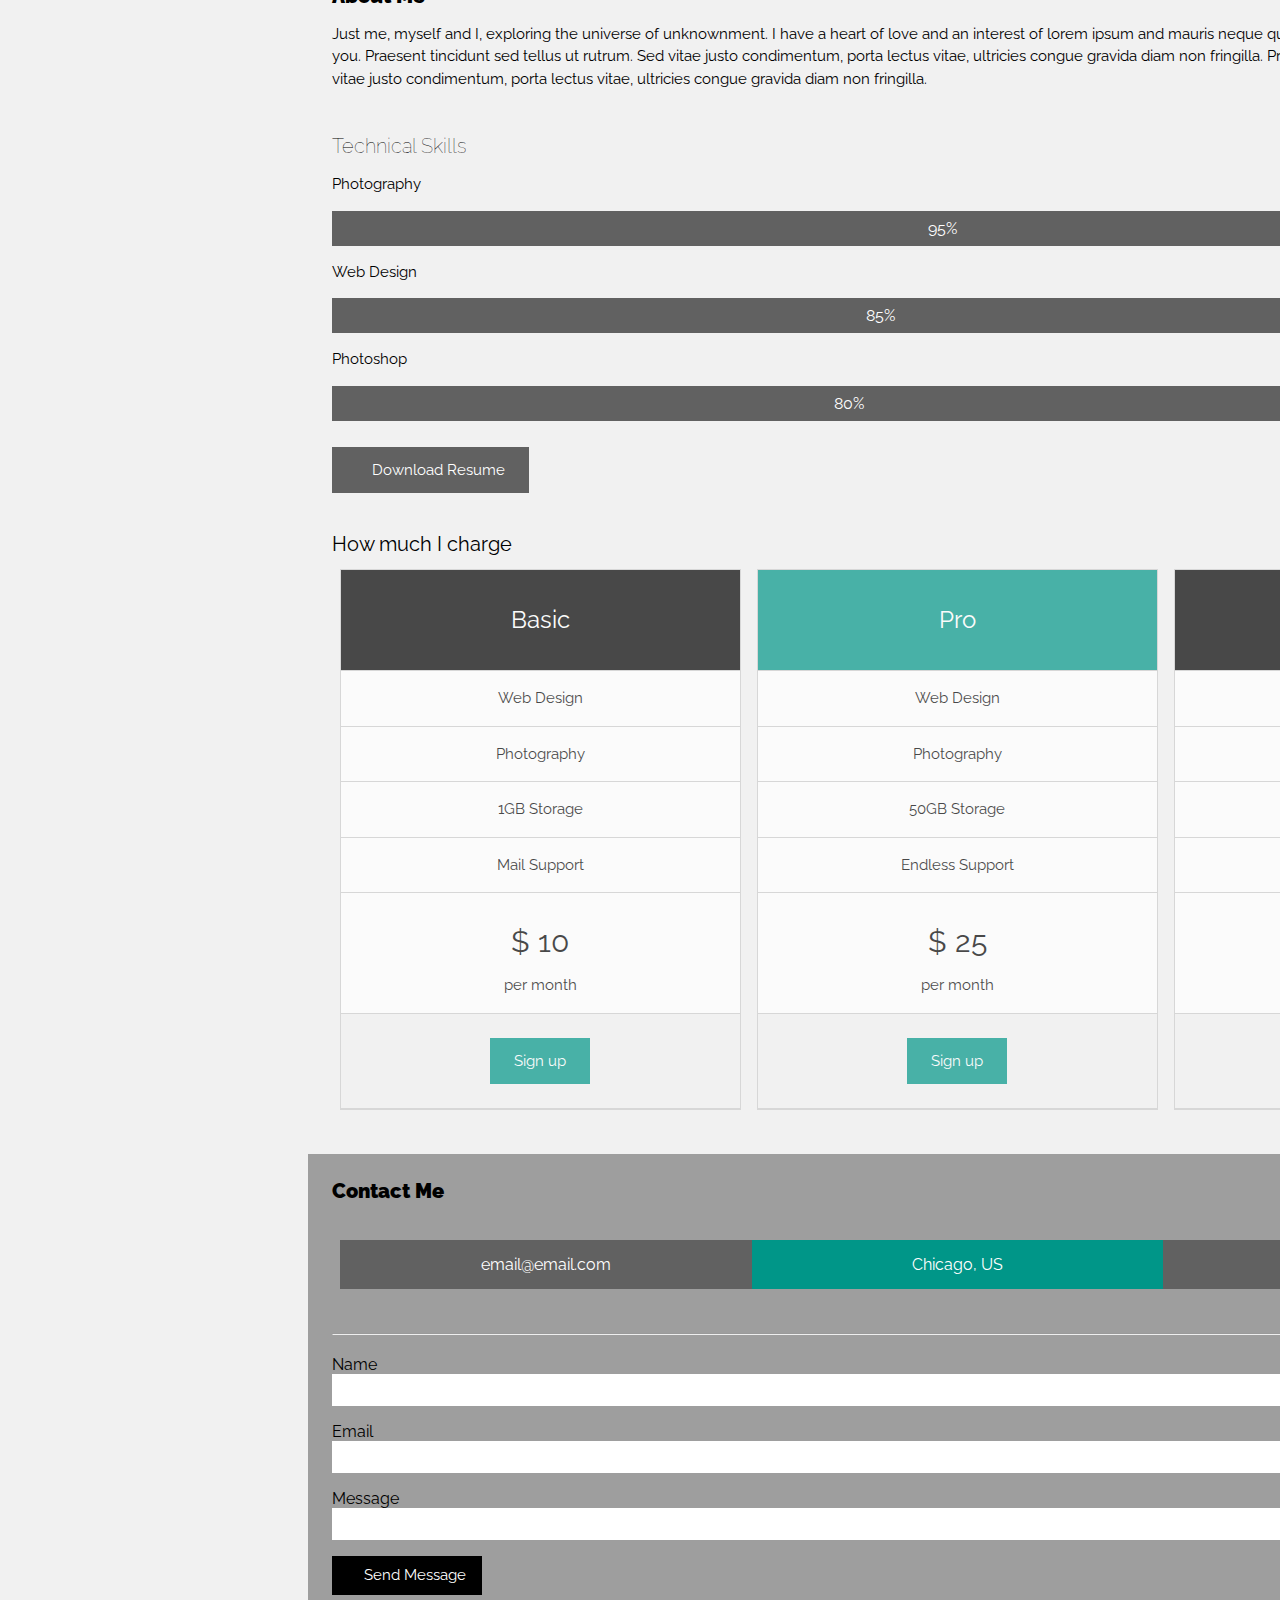
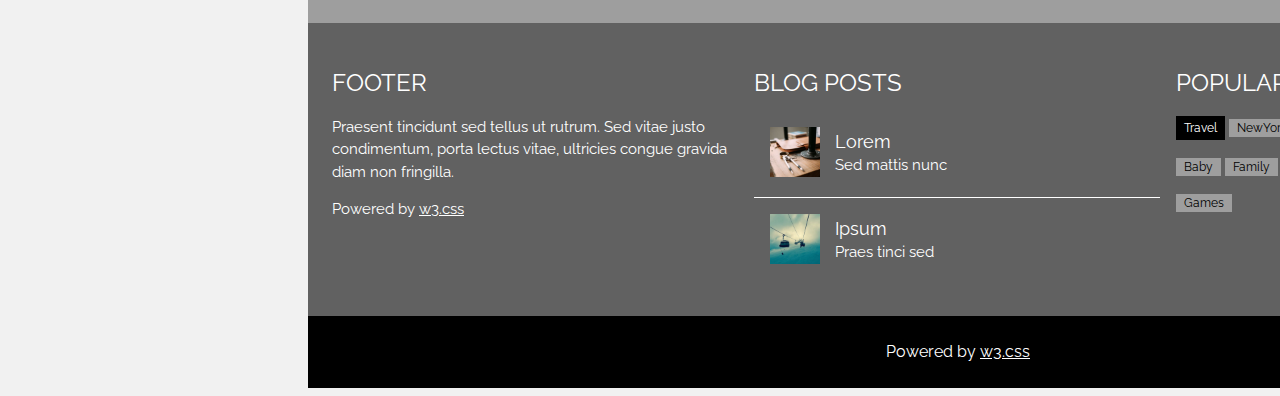
<file: w3schools clone5/index.html>
<!DOCTYPE html>
<html lang="ko">
  <head>
    <meta charset="UTF-8" />
    <meta http-equiv="X-UA-Compatible" content="IE=edge" />
    <meta name="viewport" content="width=device-width, initial-scale=1.0" />
    <title>Document</title>
    <link rel="stylesheet" href="css/index.css" />

    <link rel="preconnect" href="https://fonts.googleapis.com" />
    <link rel="preconnect" href="https://fonts.gstatic.com" crossorigin />
    <link
      href="https://fonts.googleapis.com/css2?family=Raleway&display=swap"
      rel="stylesheet"
    />
    <link
      rel="stylesheet"
      href="https://cdnjs.cloudflare.com/ajax/libs/font-awesome/6.1.0/css/all.min.css"
      integrity="sha512-10/jx2EXwxxWqCLX/hHth/vu2KY3jCF70dCQB8TSgNjbCVAC/8vai53GfMDrO2Emgwccf2pJqxct9ehpzG+MTw=="
      crossorigin="anonymous"
      referrerpolicy="no-referrer"
    />
  </head>
  <body>
    <div id="container">
      <div id="fixed" class="clearfix">
        <div>
          <br />
          <img src="img/avatar_g2.jpg" />
          <br />
          <br />
          <h4><b>PORTFOLIO</b></h4>
          <p>Template by W3.CSS</p>
        </div>
        <a href="#"><i class="fa-solid fa-book-open"></i>PORTFOLIO</a>
        <a href="#about"><i class="fa-solid fa-person"></i>ABOUT</a>
        <a href="#contact"><i class="fa-solid fa-envelope"></i>CONTACT</a>
        <div>
          <i class="fa-brands fa-facebook-square"></i>
          <i class="fa-brands fa-instagram"></i>
          <i class="fa-brands fa-snapchat-square"></i>
          <i class="fa-brands fa-pinterest-p"></i>
          <i class="fa-brands fa-twitter"></i>
          <i class="fa-brands fa-linkedin-in"></i>
        </div>
      </div>
      <div id="content">
        <div id="header">
          <h1>My Portfolio</h1>
          <div>
            <span>Filter.</span>
            <button>ALL</button>
            <button><i class="fa-regular fa-gem"></i>Design</button>
            <button><i class="fa-solid fa-camera"></i>Photo</button>
            <button><i class="fa-solid fa-paintbrush"></i>Art</button>
          </div>
        </div>
        <div id="section1">
          <div class="a1">
            <div class="a1_1 clearfix">
              <div>
                <img src="img/mountains.jpg" />
                <div class="section1_txt">
                  <span><b>Lorem Ipsum</b></span>
                  <span>
                    Praesent tincidunt sed tellus ut rutrum. Sed vitae justo
                    condimentum, porta lectus vitae, ultricies congue gravida
                    diam non fringilla.
                  </span>
                </div>
              </div>
              <div>
                <img src="img/lights.jpg" />
                <div class="section1_txt">
                  <span><b>Lorem Ipsum</b></span>
                  <span>
                    Praesent tincidunt sed tellus ut rutrum. Sed vitae justo
                    condimentum, porta lectus vitae, ultricies congue gravida
                    diam non fringilla.
                  </span>
                </div>
              </div>
              <div>
                <img src="img/nature.jpg" />
                <div class="section1_txt">
                  <span><b>Lorem Ipsum</b></span>
                  <span>
                    Praesent tincidunt sed tellus ut rutrum. Sed vitae justo
                    condimentum, porta lectus vitae, ultricies congue gravida
                    diam non fringilla.
                  </span>
                </div>
              </div>
            </div>
            <div class="a1_1 clearfix">
              <div>
                <img src="img/p1.jpg" />
                <div class="section1_txt">
                  <span><b>Lorem Ipsum</b></span>
                  <span>
                    Praesent tincidunt sed tellus ut rutrum. Sed vitae justo
                    condimentum, porta lectus vitae, ultricies congue gravida
                    diam non fringilla.
                  </span>
                </div>
              </div>
              <div>
                <img src="img/p2.jpg" />
                <div class="section1_txt">
                  <span><b>Lorem Ipsum</b></span>
                  <span>
                    Praesent tincidunt sed tellus ut rutrum. Sed vitae justo
                    condimentum, porta lectus vitae, ultricies congue gravida
                    diam non fringilla.
                  </span>
                </div>
              </div>
              <div>
                <img src="img/p3.jpg" />
                <div class="section1_txt">
                  <span><b>Lorem Ipsum</b></span>
                  <span>
                    Praesent tincidunt sed tellus ut rutrum. Sed vitae justo
                    condimentum, porta lectus vitae, ultricies congue gravida
                    diam non fringilla.
                  </span>
                </div>
              </div>
            </div>
          </div>
          <div class="b1">
            <a>«</a>
            <a>1</a>
            <a>2</a>
            <a>3</a>
            <a>4</a>
            <a>»</a>
          </div>
          <div class="c1 clearfix">
            <div><img src="img/avatar_g.jpg" /></div>
            <div><img src="img/me2.jpg" /></div>
          </div>
        </div>
        <div id="section2">
          <div id="about">
            <h4><b>About Me</b></h4>
            <p>
              Just me, myself and I, exploring the universe of unknownment. I
              have a heart of love and an interest of lorem ipsum and mauris
              neque quam blog. I want to share my world with you. Praesent
              tincidunt sed tellus ut rutrum. Sed vitae justo condimentum, porta
              lectus vitae, ultricies congue gravida diam non fringilla.
              Praesent tincidunt sed tellus ut rutrum. Sed vitae justo
              condimentum, porta lectus vitae, ultricies congue gravida diam non
              fringilla.
            </p>
            <br />
            <h4>Technical Skills</h4>
            <p>Photography</p>
            <div><span class="gauge1">95%</span></div>
            <p>Web Design</p>
            <div><span class="gauge2">85%</span></div>
            <p>Photoshop</p>
            <div><span class="gauge3">80%</span></div>
            <button><i class="fa-solid fa-cloud-arrow-down"></i>Download Resume</button>
          </div>
          <div class="table clearfix">
            <h4>How much I charge</h4>
            <div>
              <div class="a2">
                <ul>
                  <li>Basic</li>
                  <li>Web Design</li>
                  <li>Photography</li>
                  <li>1GB Storage</li>
                  <li>Mail Support</li>
                  <li>
                    <h2>$ 10</h2>
                    <span>per month</span>
                  </li>
                  <li>
                    <button>Sign up</button>
                  </li>
                </ul>
              </div>
            </div>
            <div>
              <div class="a2">
                <ul>
                  <li id="a2_pro">Pro</li>
                  <li>Web Design</li>
                  <li>Photography</li>
                  <li>50GB Storage</li>
                  <li>Endless Support</li>
                  <li>
                    <h2>$ 25</h2>
                    <span>per month</span>
                  </li>
                  <li>
                    <button>Sign up</button>
                  </li>
                </ul>
              </div>
            </div>
            <div>
              <div class="a2">
                <ul>
                  <li>Premium</li>
                  <li>Web Design</li>
                  <li>Photography</li>
                  <li>Unlimited Storage</li>
                  <li>Endless Support</li>
                  <li>
                    <h2>$ 25</h2>
                    <span>per month</span>
                  </li>
                  <li>
                    <button>Sign up</button>
                  </li>
                </ul>
              </div>
            </div>
          </div>
        </div>
        <div id="contact">
          <h4><b>Contact Me</b></h4>
          <div class="contact1 clearfix">
            <div>
              <p><i class="fa-solid fa-envelope"></i></p>
              <p>email@email.com</p>
            </div>
            <div>
              <p><i class="fa-solid fa-location-dot"></i></p>
              <p>Chicago, US</p>
            </div>
            <div>
              <p><i class="fa-solid fa-phone"></i></p>
              <p>512312311</p>
            </div>
          </div>
          <hr />
          <form>
            <div>
              <label>Name</label>
              <input type="text" required />
            </div>
            <div>
              <label>Email</label>
              <input type="text" />
            </div>
            <div>
              <label>Message</label>
              <input type="text" />
            </div>
            <button>
              <i class="fa-solid fa-cloud-arrow-down"></i>Send Message
            </button>
          </form>
        </div>
        <div id="footer">
          <div class="footer1 clearfix">
            <div class="a3">
              <h3>FOOTER</h3>
              <p>
                Praesent tincidunt sed tellus ut rutrum. Sed vitae justo
                condimentum, porta lectus vitae, ultricies congue gravida diam
                non fringilla.
              </p>
              <p>Powered by <a href="http://www.w3school.com">w3.css</a></p>
            </div>
            <div class="b3">
              <h3>BLOG POSTS</h3>
              <ul>
                <li class="clearfix">
                  <img src="img/workshop.jpg" />
                  <span>Lorem</span>
                  <span>Sed mattis nunc</span>
                </li>
                <li class="clearfix">
                  <img src="img/gondol.jpg" />
                  <span>Ipsum</span>
                  <span>Praes tinci sed</span>
                </li>
              </ul>
            </div>
            <div class="c3">
              <h3>POPULAR TAGS</h3>
              <p>
                <span>Travel</span>
                <span>NewYork</span>
                <span>London</span>
                <span>IKEA</span>
                <span>NORWAY</span>
                <span>DIY</span>
                <span>Ideas</span>
                <span>Baby</span>
                <span>Family</span>
                <span>News</span>
                <span>Clothing</span>
                <span>Shopping</span>
                <span>Sports</span>
                <span>Games</span>
              </p>
            </div>
          </div>
          <div class="footer2">
            <p>Powered by <a href="http://www.w3school.com">w3.css</a></p>
          </div>
        </div>
      </div>
    </div>
  </body>
</html>
</file>
<file: hyundai motor clone/css/index.css>
* {
    font-family: "Hyundai sans Text KR Medium";
}
html,body {
    padding: 0;
    margin: 0;
    width: 100%;
}
ul {
    list-style: none;
    padding: 0;
    margin: 0;
}
a {
    text-decoration: none;
}
.clearfix:after {
    float: none;
    display: block;
    clear: both;
    content: "";
}
.on {
    display: none;    
}
#header {
    display: block;
    background-color: #efefef;
    width: 100%;
    position: relative;
}
#header > #header_top {
    width: 1120px;
    margin: auto;
    text-align: center;
}

#header .header_float{
    float: left;
}
#header .header_float:last-child {
    float:right ;
}
#header .header_float > img {
    width: 155px;
    height: 22px;
    padding-top: 25px;
    margin-right: 50px;
}
#header .header_float li {
    float: left;
}
#header #header1 li {
    margin-left: 40px;
}
#header #header1  li a{
    line-height: 70px;
    padding: 0 15px;
    color: #666;
    font-weight: 600;
}
#header #header1  li a:hover {
    color: #002c5f;
}
#header #header2 li {
    padding-top: 25px;
    margin-left: 19px;
}
#header #header2 img {
    width: 17px;
    height: 17px;
}
#header #header2 button {
    border: none;
}
#header #header2 h3 {
    font-size: 18px;
    margin: 0;
    color: #666666;
    line-height: 10px;
}
#header #header2 h3:hover {
    color: #002c5f;
}
#header2 #language{
    background-color: #efefef;
    position: absolute;
    padding: 10px 5px;
}
#language div {
    display: block;
    padding: 10px 20px;
    font-size: 14px;
}
#header i {
    margin-left: 8px;
    font-size: 14px;
}
#header #hover1 {
    width: 100%;
    border-top: 1px solid #e4dcd3;
    border-bottom: 2px solid #e4dcd3;
    position: absolute;
    background-color:#efefef;
}
#hover1_1 {
    width: 1120px;
    margin: auto;    
}
#hover1_1 img {
    float: right;
    padding: 22px 0;
}
#hover1_1 img:hover {
    transform: rotate(180deg);
    transition: all 0.5s;
}
#hover1_2 {
    width: 850px;
    margin: auto;
}
#hover1_2 li {
    float: left;
    width: 16.6%;
}
#hover1_2 >ul > li >a >h2:hover {
    color: #002c5f;
}
#hover1_2 li h2{
    color: #666;
    font-size: 16px;
    margin: 0;
    padding: 24px 0;
}
#hover2 {
    width: 100%;
    background-color: #efefef;
    position: absolute;
    z-index: 999;
}
#hover2_1 {
    width: 1120px;
    margin: auto;
    position: relative;
    padding: 20px 0;
}
#hover2_2 {
    width: 550px;
    margin: auto;
    display: block;

}
#hover2_2 form div{
    background-color: #fff;
    width: 572px;
    position: relative;

}
#hover2_2 form div input {
    width: 517px;
    height: 50px;
    padding-left: 20px;
    border: none;
    font-size: 20px;
}
#hover2_2 form div button {
    border: none;
    background-color: #fff;
    font-size: 20px;
    position: absolute;
    top: 50%;
    transform: translate(-50%,-50%);
    
}
#hover2_2 form div button img {
    width: 55px;
    height: 50px;
}
#hover2_2 > div {
    display: block;
    margin-top: 30px;
    padding-left: 20px;
}
#hover2_2 > div > ul > li {
    float: left;
    margin-right: 25px;
}
#hover2_2 > div > ul > li >a {
    color: #666666;
    font-size: 17px;
}
#hover2_2 > div > ul > li >a:hover {
    color: #6fc6e6;
}
#hover2_2 h2 {
    font-size: 20px;
    margin-bottom: 10px;
}
#hover2_1 > img {
    position: absolute;
    right: 0;
    top: 20px;
}
#hover2_1 > img:hover {
    transform: rotate(180deg);
    transition: all 0.5s;
}
#section {
    background-color: #fff;
}


#hgroup {
    width: 1120px;
    margin: auto;
    text-align: center;
    display: block;
    padding-top: 55px;
}
#hgroup a {
    padding: 0 25px 0 26px;
    font-size: 14px;
    color: #7e7e7e;
    border-left: solid 1px #ddd;
}
#hgroup a:first-child {
    border: none;
}
#hgroup a:hover {
    color: #6fc6e6;
}
#article {
    width: 1120px;
    margin: auto;
    padding: 75px 0; 
}
#article h6 {
    margin: 0;
    font-size: 15px;
    letter-spacing: 1px;
    color: #002c5f;
    font-weight: 400;
}
#article h1 {
    font-size: 44px;
    margin: 0;
}
#article h5 {
    font-size: 12px;
    font-weight: 600;
    margin: 15px 0 6px 0;
    color: #002c5f;
}
#article h3 {
    font-size: 18px;
    font-weight: 600;
    margin: 0;
}
#article1 {
    display: block;
    padding-bottom: 75px;
}
#article1 > img {
    float: left;
    margin-right: 30px;
}
#article1 >#article1_1 {
    position: relative;
}
#article1 >#article1_1 >div {
    position: absolute;
    top: 0px;
    right: 35px;
    color: #fff;
}
#article1 >#article1_1 >div >h5 {
    margin: 10px 0 10px 0;
    font-weight: 300;
    letter-spacing: 1px;
    font-size: 12px;
    color: #fff;
}
#article1 >#article1_1 >div >h2 {
    margin: 0;
    font-weight: 400;
}
#article2 {
    display: block;
    padding: 25px 0;
    
}
#article2 > .article22 {
    display: block;
    float: left;
}
#article2_1 {
    width: 40%;
}
#article2_2 {
    width: 31%;
    margin: 0 30px;
}

#article2_3 {
    width: 23%;
    word-wrap: break-word;
}
#article3 {
    display: block;
    padding: 25px 0;
}
#article3 h5 {
    font-size: 12px;
    font-weight: 600;
    margin: 15px 0 6px 0;
    color: #002c5f;
}
#article3 h3 {
    font-size: 18px;
    font-weight: 600;
}
#article3 .article33 {
    float: left;
}
#article3_1 {    
    width: 22%;
}
#article3_2 {    
    width: 40%;
    margin: 0 30px;
}
#article3_3 {
    width: 31%;
}
#article4 {
    display: block;
    padding: 25px 0;
}
#article4 .article44 {
    float: left;
    width: 31%;
}
#article4_2 {
    margin: 0 30px;
}
#article5 {
    display: block;
    padding: 25px 0;
}
#article5 .article55 {
    float: left;
}
#article5_1 {
    width: 40%;
}
#article5_2 {
    width: 31%;
    margin: 0 30px;
}
#article5_3 {
    width: 22%;
}
#article6 {
    padding: 150px 0;
    background-color: #002c5f;
    width: 100%;
    color: #fff;
    margin-top: 175px;
}
#article6_1 {
    width: 1120px;
    margin: auto;
    padding: 0 100px;
    position: relative;
}
#article6_2{
    width: 70%;
    margin-left: 100px;
    
}
#article6_3 {
    width: 40%;
    position: absolute;
    top: 0;
    right: 25px;
    
}
#article6_3 h1 {
    font-size: 40px;
    font-weight: 500;
    margin-bottom: 10px;
}
#article6_3 h3 {
    font-size: 16px;
    font-weight: 500;
    line-height: 25px;
}
#article6_3 span {
    margin-top: 30px;
}
#article6_3 span a {
    background-color: #777673;
    padding: 8px 40px;
    font-size: 16px;
    color: #fff;
    margin-top: 20px;
}
#article7 {
    width: 100%;
    padding: 70px 0 100px 0;
}
#article7_1 {
    width: 1120px;
    margin: auto;
}
#article7 h6 {
    margin: 0;
    font-size: 15px;
    letter-spacing: 1px;
    color: #002c5f;
    font-weight: 400;
    margin-bottom: 5px;
}
#article7 h1 {
    font-size: 44px;
    margin: 0;
    margin-bottom: 20px;
}
#article7_2 {
    display: block;
}
.article7_3 {
    display: block;
    margin-bottom: 20px;
}
.article7_4 {
    float: left;
    width: 33.3%;
    position: relative;
    
}
.article7_5 {
    position: absolute;
    top: 50%;
    left: 48%;
    transform: translate(-50%,-50%);
    background-color: #002c5f;
    color: #fff;
    width: 230px;
    height: 230px;
    padding: 33px;
    font-size: 18px;
    line-height: 28px;
}
#article7_2 .article7_5 i {
    display: block;
    margin: 0;
    font-size: 30px;
    box-sizing: border-box;
    position: absolute;
    bottom: 0;
    left: 0;
    transform: translate(100%,-100%);
}

#footer {
    padding: 74px 0 82px 0px;
    background-color: #000;
    width: 100%;
}
#footer a {
    line-height:35px;
    font-size: 14px;
    font-weight: 400;
    color: #cfc8c2;
}
#footer a:hover {
    color: #fff;
}
#footer h3 {
    color: #fff;
    font-weight: 500;
    margin: 0 0 18px 0;
}
.footer_li {
    float: left;
    width: 25%;
}
.footer_li i {
    margin-left: 8px;
    font-size: 14px;

}
.footer_li:last-child {
    margin: none;
    color: #fff;
}
#footer .footer_li:last-child i {
    font-size: 21px;
    margin: 10px 15px 30px 0;
}
#footer #copy {
    margin-top:75px ;
    color: #cfc8c2;
    font-size: 14px;
}
#footer_box {
    width: 1120px;
    margin: auto;
}
#ul_box {
    padding-bottom: 75px;
}
#footer_box >img {
    margin-bottom: 75px;
}
</file>
<file: w3schools clone1/css/index.css>
* {
    padding: 0;
    margin: 0;
}
html,body {
    width: 100%;
}
h1,h2,h3 {
    letter-spacing: 5px;
}
#header {
    letter-spacing: 4px;
    width: 100%;    
    padding: 8px 16px;
    position: fixed;
    background-color: #fff;
    box-shadow: 0 0 8px #eee,0 0 7px #000;
    z-index: 10000;
}
#header div {
    display: block;
}
#header a {
    text-decoration: none;
    color: black;
    
}
#header a:hover {
    background-color: #eee;
}
#header > .header1 {
    float: left;
    width: auto;
    display: block;
    padding: 8px 16px;
    font-size: 15px;
    
}
#header > .header2 {
    float: right;
    display: block;
    padding: 8px 16px;
    font-size: 15px;
    margin-right: 16px;
    
}
#header:after{
    display: block;
    clear: both;
    content: '';
    float: none;
}
#content {
    width: 100%;
    margin: auto;
}
.content1{
    width: 1600px;
    margin: auto;
    display: block;
}
.content1 .content1_txt {
    position: relative;
    bottom: 70px;
    left: 30px;
    color: #757575;
    margin: auto;
}
.active {
    display: block;
    width: 1100px;
    margin: auto;
}
#content2 {
    display: block;
    padding: 64px 0px;
    text-align: center;
    border-bottom: 1px solid #eee;
}
#content2 img {
    float:left;
    opacity: 0.8;
    width: 45%;
    margin: 0px  30px;

}
.content2_txt::after {
    clear: both;
    float: none;
    content: '';
    display: block;
}
.content2_txt {
    display:block;
    margin: 10px 0px;
    padding: 12px 24px;
    
}
.content2_txt >h1,h3 {
    margin: 10px 0px;
}
.content2_txt > p {
    text-align: left;
    display: block;
    margin: 15px;
    font-size: 15px;
    line-height: 25px;
    letter-spacing: 1px;
}
.content2_txt > p > span {
    padding: 0 8px;
    background-color: #eee;
}
.content2_txt p:last-child {
    color: #757575;
}

#content3 {
    display: block;
    padding: 64px 0px;
    text-align: center;
    border-bottom: 1px solid #eee;
}
#content3 img {
    float:right;
    opacity: 0.7;
    width: 45%;
    margin: 0px  30px;
}
.content3_txt:after{
    content: '';
    clear: both;
    float: none;
    display: block;
}
.content3_txt {
    padding: 12px 24px ;
}
.content3_txt h1 {
    margin: 10px 0;
}
.content3_txt h3 {
    margin: 10px 0px;
    text-align: left;
}
.content3_txt p {
    margin: 15px 0px;
    text-align: left;
    color: #757575;
}
#content4 {
    display: block;
    padding: 64px 0px;
    text-align: left;
    border-bottom: 1px solid #eee;
}
#content4 p {
    margin: 15px 0px;
}
#content4 p b {
    color: #607d8b;
}
#content4 form {
    width: 100%;
    display: block;
}
#content4 form input {
    width: 100%;
    display: block;
    padding: 16px 8px;
    border: none;
    border-bottom: 1px solid #ccc;
}
#content4 form button {
    padding: 8px 16px;
    border:none;
    font-size: 15px;
}
#footer {
    width: 100%;
    background-color: #f1f1f1 ;    
    text-align: center;
    padding: 32px 0px;
}
#footer p {
    margin: 10px 0px;
    font-size: 15px;
}
</file>
<file: w3schools clone2/css/index.css>
@charset "utf-8";

* {
  margin: 0;
  padding: 0;
  font-family: "Roboto", sans-serif;
}
html,
body {
  width: 100%;
}
#container {
  width: 100%;
  height: auto;
}
#header {
  display: block;
  letter-spacing: 3px;
  font-size: 16px;
  width: 100%;
  height: auto;
  padding: 8px 16px 8px 16px;
  position: fixed;
  background-color: #fff;
  box-shadow: 0px 0px 8px #000;
  z-index: 9999;
}
#header a {
  display: inline-block;
  color: black;
  text-decoration: none;
  padding: 8px 16px;
}
#header a:hover {
  background-color: #eee;
}
#header:after {
  float: none;
  display: block;
  content: "";
  clear: both;
}
#header .logo {
  float: left;
}
#header .logo b {
  font-weight: bold;
}
#header .link {
  display: block;
  float: right;
  text-decoration: none;
  margin-right: 25px;
}
#section {
  margin: auto;
  width: 1500px;
  height: auto;
}
.content1 {
  position: relative;
}
.content1 .content1_txt {
  position: relative;
  top: -410px;
  left: 600px;
  font-size: 38px;
  font-weight: 400;
  text-align: left;
  letter-spacing: 2px;
  color: white;
}
.content1 .content1_txt span {
  padding: 8px 16px;
  background-color: #000;
  font-weight: 800;
  opacity: 0.75;
}
#projects {
  display: block;
  padding: 8px 16px;
  font-weight: 400;
  font-size: 24px;
}
#projects h2 {
  padding: 32px 16px;
  margin: 10px 0;
  border-bottom: 1px solid #eee;
}
#projects .projects_img {
  display: block;
  width: 100%;
  height: auto;
}
#projects > .projects_img > div {
  display: inline-block;
  width: 24%;
  margin: 6px 4px;
  position: relative;
}
#projects > .projects_img > div > div {
  position: absolute;
  top: 0;
  display: block;
  padding: 8px 16px;
  font-size: 20px;
  color: #fff;
  background-color: #000;
}
#projects > .projects_img > div > img {
  width: 100%;
  height: 100%;

  overflow: hidden;
}
#projects:after {
  float: none;
  clear: both;
  content: "";
  display: block;
}
#about {
  display: block;
  padding: 8px 16px;
  font-weight: 400;
  line-height: 1.5;
}
.about_txt {
  padding: 32px 16px;
}
.about_txt h2 {
  padding: 16px 0;
  border-bottom: 1px solid #eee;
  font-size: 24px;
  margin: 10px 0;
}
.about_txt p {
  margin: 15px 0;
  
}
.about_img {
  display: block;
  padding: 0 8px;
  width: 100%;
}
.about_img > div {
  display: inline-block;

  width: 24%;
  margin: 6px 4px;
}
.about_img > div img {
  width: 100%;
  height: 100%;
  overflow: hidden;
  background-color: #757575;
  opacity: 0.8;
}
.about_img h2 {
    font-size: 24px;
    margin: 10px 0 ;
}
.about_img h3 {
    font-size: 15px;
    margin: 15px 0;
    color: #757575;
}
.about_img p {
    margin: 15px 0;
}
.about_img button {
    width: 100%;
    font-size: 15px;
    padding: 8px 16px;
    border: none;
}
#contact {
    display: block;
    width: 100%;
    padding: 32px 16px;
    line-height: 1.5;
}
#contact h2 {
    font-size: 24px;
    padding: 16px 0;
    margin: 10px 0;    
    border-bottom: 1px solid #eee;
}
#contact h3 {
    margin: 10px 0;
}
#contact form {
    width: 100%;
    display: block;
   
}
#contact input {
    display: block;
    width: 100%;
    padding: 8px;
    border: 1px solid #ccc;
    margin: 16px 0;
}
#contact button {
    margin: 16px 0;
    padding: 8px 16px;
    background-color: #000;
    color: #fff;
    border: none;
}
#footer {
    width: 100%;
    padding: 16px 0;
    background-color: #000;
    text-align: center;
    margin-top: 5px;
}
#footer h3 {
    margin: 16px 0;
    color: #fff;
}
#footer h3 a {
    color: #fff;
}
</file>
<file: w3schools clone4/css/index.css>
* {
  font-family: "Raleway";
}
html,
body {
  padding: 0;
  margin: 0;
}
#header {
  display: block;
  letter-spacing: 4px;
  color: white;
}
#header img {
  width: 100%;
  filter: grayscale(50%);
  position: relative;
  margin-top: -140px;
  background-color: #ffdddd;
}
#header div {
  text-align: center;
  position: absolute;
  top: 50%;
  left: 50%;
  transform: translate(-50%,-50%);
}
#header h1 {
  font-size: 64px;
}
#header h2 {
  font-size: 30px;
  margin: 10px 0;

}
#header {
    display: block;
    float: none;
    content: '';
    clear: both;
}
#fixed {
  width: 100%;
  background-color: white;
  opacity: 0.8;
  position: fixed;
  bottom: 0;
  left: 0;
  text-align: center;
  z-index: 9999;
}
#fixed:hover {
  opacity: 1;
}
#fixed div {
  display: block;
  padding: 8px 16px;
}
#fixed div:after {
  float: none;
  clear: both;
  display: block;
  content: "";
}
#fixed div a {
  list-style: 1.5;
  display: block;
  text-decoration: none;
  color: black;
  font-size: 15px;
  padding: 8px 16px;
  width: 23%;
  float: left;
  overflow: hidden;
}
#fixed a:hover {
  background-color: #ccc;
}
#fixed a:last-child:hover {
  background-color: black;
  color: white;
}
#section {
  width: 100%;
  background-color: #f2e1e1;
}
.section1 {
  display: block;
  width: 980px;
  text-align: center;
  margin: auto;
}
.section1 p {
  text-align: left;
  line-height: 1.5;
  margin: 32px 0;
}
.section1 p:last-child {
  text-align: center;
}
.section1 p a {
  text-decoration: none;
  color: white;
  background-color: black;
  padding: 8px 16px;
}
.section1 p a:hover {
  background-color: #ccc;
  color: black;
}
.section2 {
  width: 100%;
  margin: auto;
  position: relative;
}
.section2 img {
  width: 100%;
}
.section2 div {
  position: absolute;
  top: 50%;
  left: 50%;
  transform: translate(-50%,-50%);
  text-align: center;
  color: white;
}
.section2 div h1 {
  font-size: 64px;
  margin: 10px 0;
}
.section2 div h2 {
  font-size: 30px;
  margin: 10px 0;
}
#background_color2 {
  background-color: #f2e1e1;
  width: 100%;

}
#wedding {
  width: 980px;
  margin: auto;
  text-align: center;
  display: block;
}
#wedding > div > h1 {
  color: #757575;
  margin: 30px;
}
#wedding > div > div {
  margin-bottom: 60px;
}
#wedding > div > div > div {
  display: block;
  float: left;
  width: 50%;
  background-color: #f2e1e1;
}
#background_color2:after {
  float: none;
  clear: both;
  content: "";
  display: block;
}
#rsvp {
  width: 100%;
  padding: 64px 16px;
  text-align: center;
  background-color: #ffdddd;
  line-height: 1.5;
}
#rsvp h1 {
  font-size: 34px;
  margin: 10px 0;
  letter-spacing: 4px;
}
#rsvp p:first-child {
  font-size: 18px;
  margin: 18px;
  letter-spacing: 4px;
}
#rsvp p:last-child button {
  font-size: 24px;
  padding: 8px 60px;
  background-color: #f44336;
  color: white;
  letter-spacing: 0;
  border: none;
  opacity: 0.6;
  border-radius: 4px;
}
#footer {
  width: 100%;
  padding: 16px 0;
  background-color: #000;
  text-align: center;
  margin-bottom: 30px;
}
#footer p {
  margin: 15px 0px;
  color: white;
  font-size: 15px;
}
#footer p a {
  color: white;
}
</file>
<file: w3schools clone5/css/index.css>
* {
    font-family: 'Raleway', sans-serif;
}

body {
    background-color: #f1f1f1;
}
.clearfix:after {
    float: none;
    display: block;
    content: "";
    clear: both;
  }
#container {
    width: 1600px;
    margin: auto;
    display: block;
}
#fixed {
    width: 300px;
    height: 100%;
    float: left;
    position: fixed;
    top: 0;
    background-color: #fff;
    display: block;
}
#fixed > div {
    padding: 0 16px;
}
#fixed >div >img {
    width: 45%;
    border-radius: 5px;
}
#fixed > div >h4 {
    margin: 10px 0;
    font: bold 20px/1.5 "Raleway";
}
#fixed > div > p {
    font: 15px "Raleway";
    margin: 15px 0;
    color: #757575;
}
#fixed > a{
    padding: 8px 16px;
    display: block;
    text-decoration: none;
    color: black;
    font: 15px/1.5 "Raleway";
}
#fixed > a:hover {
    background-color: #ccc;
}
#fixed >a > i {    
    margin-right: 16px;
}
#fixed > a:nth-of-type(1){
    color: #009688;
}
#fixed > a:nth-of-type(1):hover {
    color: black;
}
#fixed div:last-child {
    margin: 16px 0;
    padding: 0px 16px;
}
#fixed >div >i {
    font-size: 18px;
}
#content {
    margin-left:300px;
}
#header {
    padding: 0px 16px;
}
#header h1 {
    font: bold 36px "Raleway";
}
#header > div {
    margin: 16px 0;
    padding: 16px 0;
    border-bottom: 5px solid #ccc;
}
#header div > span {
    margin-right: 16px;
}
#header div > button {
    padding: 8px 16px;
    font: 15px "Raleway";
    cursor: pointer;
    background-color: white;
    border: none;
    line-height: 1.5;
}
#header div >button:hover {
    background-color: #ccc;
}
#header div >button:nth-of-type(1) {
    color: #fff;
    background-color: #000;
}
#header div >button:nth-of-type(1):hover {
    color:black;
    background-color:#ccc ;
}
#header >div >button > i {
    margin-right: 10px;
}
#section1 {
    display: block;
}
#section a1 {
    display: block;
}
.a1_1 {
    display: block;
    padding: 0 8px;
}
.a1_1 > div {
    display: block;
    float: left;
    width: 33.3%; 
    margin-bottom:16px ;
}
.a1_1 >div >img {
    width: 100%;
    overflow:hidden;
    box-sizing: border-box;
    padding: 0 8px;   
}
.a1_1 >div >img:hover {
    opacity: 0.7;
}
.section1_txt {
    margin: 0 8px;
    padding: 0 8px;
    background-color: #fff;
}
.section1_txt > span {
    display: block;
    padding: 15px;
    font: 15px "Raleway";
}
.b1 {
    padding: 32px 0;
    display: block;
    text-align: center;
}
.b1 > a {
    padding: 8px 16px;
    font: 15px/1.5 "Raleway";
}
.b1 > a:hover {
    background-color: #000;
    color: #fff;
}
.b1 > a:nth-of-type(2) {
    background-color: #000;
    color: #fff;
}
.b1 > a:nth-of-type(2):hover {
    background-color: #ccc;
    color: #000;
}
.c1 {
    display: block;
    padding: 8px 16px;
}
.c1 > div {
    float: left;
    width: 50%;
}
.c1 >div >img {
    width: 100%;
    padding: 0 8px;
    box-sizing: border-box;
}
#section2 {
    padding: 12px 24px;
    display: block;
}
#about h4 {
    margin: 10px 0;
    font: bold 20px "Raleway";
}
#about p {
    margin: 15px 0;
    font: 15px/1.5 "Raleway";
}
#about h4:nth-of-type(2) {
    font-weight: lighter;
}
#about > div {
    width: 100%;
    
    display: block;
    background-color: #929292;
}
.gauge1 {
    width: 95%;
    padding: 8px 16px;
    background-color: #616161;
    display: block;
    color: #fff;
    text-align: center;
}
.gauge2 {
    width: 85%;
    padding: 8px 16px;
    background-color: #616161;
    display: block;
    color: #fff;
    text-align: center;
}
.gauge3 {
    width: 80%;
    padding: 8px 16px;
    background-color: #616161;
    display: block;
    color: #fff;
    text-align: center;
}
#about > button {
    margin: 26px 0;
    padding: 12px 24px;
    background-color:#616161 ;
    color: #fff;
    border: none;
    font: 15px/1.5 "Raleway";
}
#about > button:hover {
    background-color: #ccc;
    color: black;
}
#about >button > i {
    font-size: 15px;
    margin-right: 16px;
}
#table {
    display: block;
}
.table > h4 {
    margin: 10px 0;
    font: 20px/1.5 "Raleway";
}
.table > div {
    float: left;
    width: 33.3%;
    display: block;
    list-style: none;
    margin:0 0 16px 0;
}
.a2 {
    padding: 0 8px;
    margin-bottom: 16px;
}
.a2 ul {
    list-style: none;
    margin:0;
    padding: 0;
    text-align: center;
    border: 1px solid #ccc;
    opacity: 0.7;
}
.a2 ul:hover {
    opacity: 1;
}
.a2 ul li {
    padding: 16px;
    font: 15px/1.5 "Raleway";
    background-color: #fff;
    border-bottom: 1px solid #ccc;
}
.a2 > ul li:nth-of-type(1) {
    background-color: #000;
    color: #fff;
    padding: 32px 16px;
    font: 24px/1.5 "Raleway";
}
.a2 > ul li:nth-of-type(6) h2{
    margin: 10px 0;
    font: 30px/1.5 "Raleway";
}
.a2 > ul li:nth-of-type(7) {
    background-color: #f1f1f1;
    padding: 24px 16px;
}
.a2 > ul button {
    padding: 12px 24px;
    border: none;
    color: white;
    background-color: #009688;
    font: 15px/1.5 "Raleway";
}
.a2 > ul button:hover {
    background-color: #000;
    color: #fff;
}
#a2_pro {
    background-color: #009688;
}
#contact {
    padding: 12px 24px;
    display: block;
    background-color:#9e9e9e ;
}
#contact >h4 {
    margin: 10px 0;
    font: bold 20px/1.5 "Raleway";
}
.contact1 {
    padding: 24px 8px;
}
.contact1 > div {
    float: left;
    width: 33.3%;
    background-color: #616161;
    text-align: center;
    color: #fff;
}
.contact1 > div:nth-of-type(2) {
    background-color: #009688;
}
.contact1 > div > p {
    margin: 15px 0;
}
.contact1 > div > p >i {
    font-size:30px;
    padding: 10px 0;
}
#contact hr {
    margin: 20px 0 ;
}

#contact form >div {
    margin: 16px 0;
}
#contact form input {
    display: block;
    width: 100%;
    box-sizing: border-box;
    border: none;
    padding: 8px;
}
#contact form button {
    border: none;
    background-color: #000;
    color: #fff;
    padding: 8px 16px;
    margin-bottom: 16px;
    font: 15px/1.5 "Raleway";
}
#contact form button:hover {
    background-color: #ccc;
    color: black;
}
#contact form button i {
    font-size: 15px;
    margin-right:16px;

}
#footer {
    display: block;
}
.footer1 {
    display: block;
    background-color: #616161;
    color: #fff;
    padding: 32px 16px;
}
.footer1 div  {
    width: 33.3%;
    float: left;
    box-sizing: border-box;
    padding: 0 8px;
}
.footer1 h3 {
    margin: 10px 0;
    font: 24px/1.5 "Raleway";
}
.a3 p {
    margin: 15px 0;
    font: 15px/1.5 "Raleway";
}
.a3 p a {
    color: #fff;
}
.b3 ul {
    list-style: none;
    padding: 0;
    margin: 0;
}
.b3 li {
    padding: 16px;
    position: relative;
}
.b3 li:hover {
    background-color: #ccc;
}
.b3 li img {
    width: 50px;
    height: 50px;
    margin-right: 16px;
    
}
.b3 li:first-child {
    border-bottom: 1px solid #fff;
}
.b3 li span:nth-of-type(1) {
    display: block;
    position: absolute;
    left:20%;
    top: 20%;
    font: 18px/1.5 "Raleway";
}
.b3 li span:nth-of-type(2) {
    display: block;
    position: absolute;
    left:20%;
    top: 50%;
    font: 15px/1.5 "Raleway";
}
.c3 {
    display: block;
}
.c3 p {
    margin: 15px 0;
}
.c3 span {
    display: inline-block;
    padding: 0 8px;
    font: 12px/1.5 "Raleway";
    margin-bottom: 16px;
    background-color: #9e9e9e;
    color: #000;
}
.c3 span:first-child {
    background-color: #000;
    color: #fff;
    line-height: 2;
}
.footer2 {
    display: block;
    background-color: #000;
    color: #fff;
    text-align: center;
}
.footer2 p {
    margin: 0;
    padding: 24px 0;
    font: 16px/1.5 "Raleway";
}
.footer2 p a {
    color: #fff;
}
</file>
